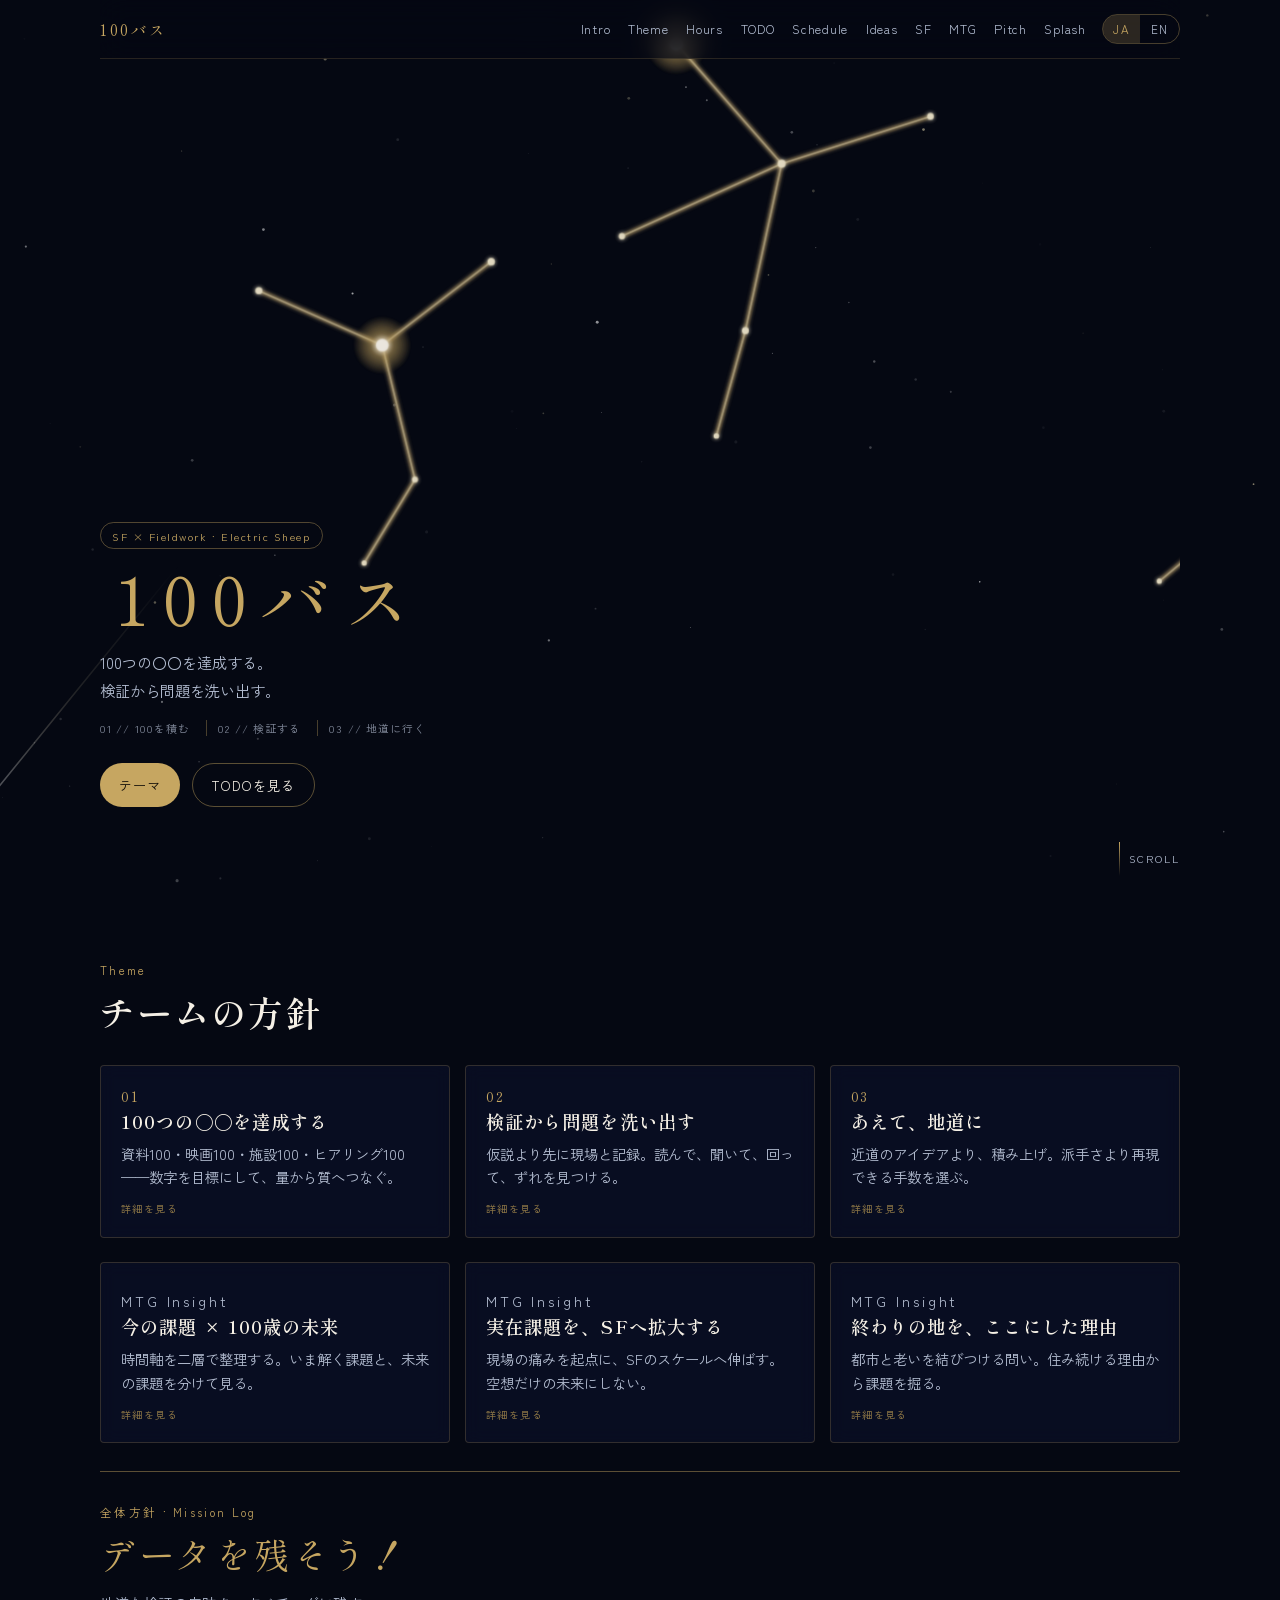
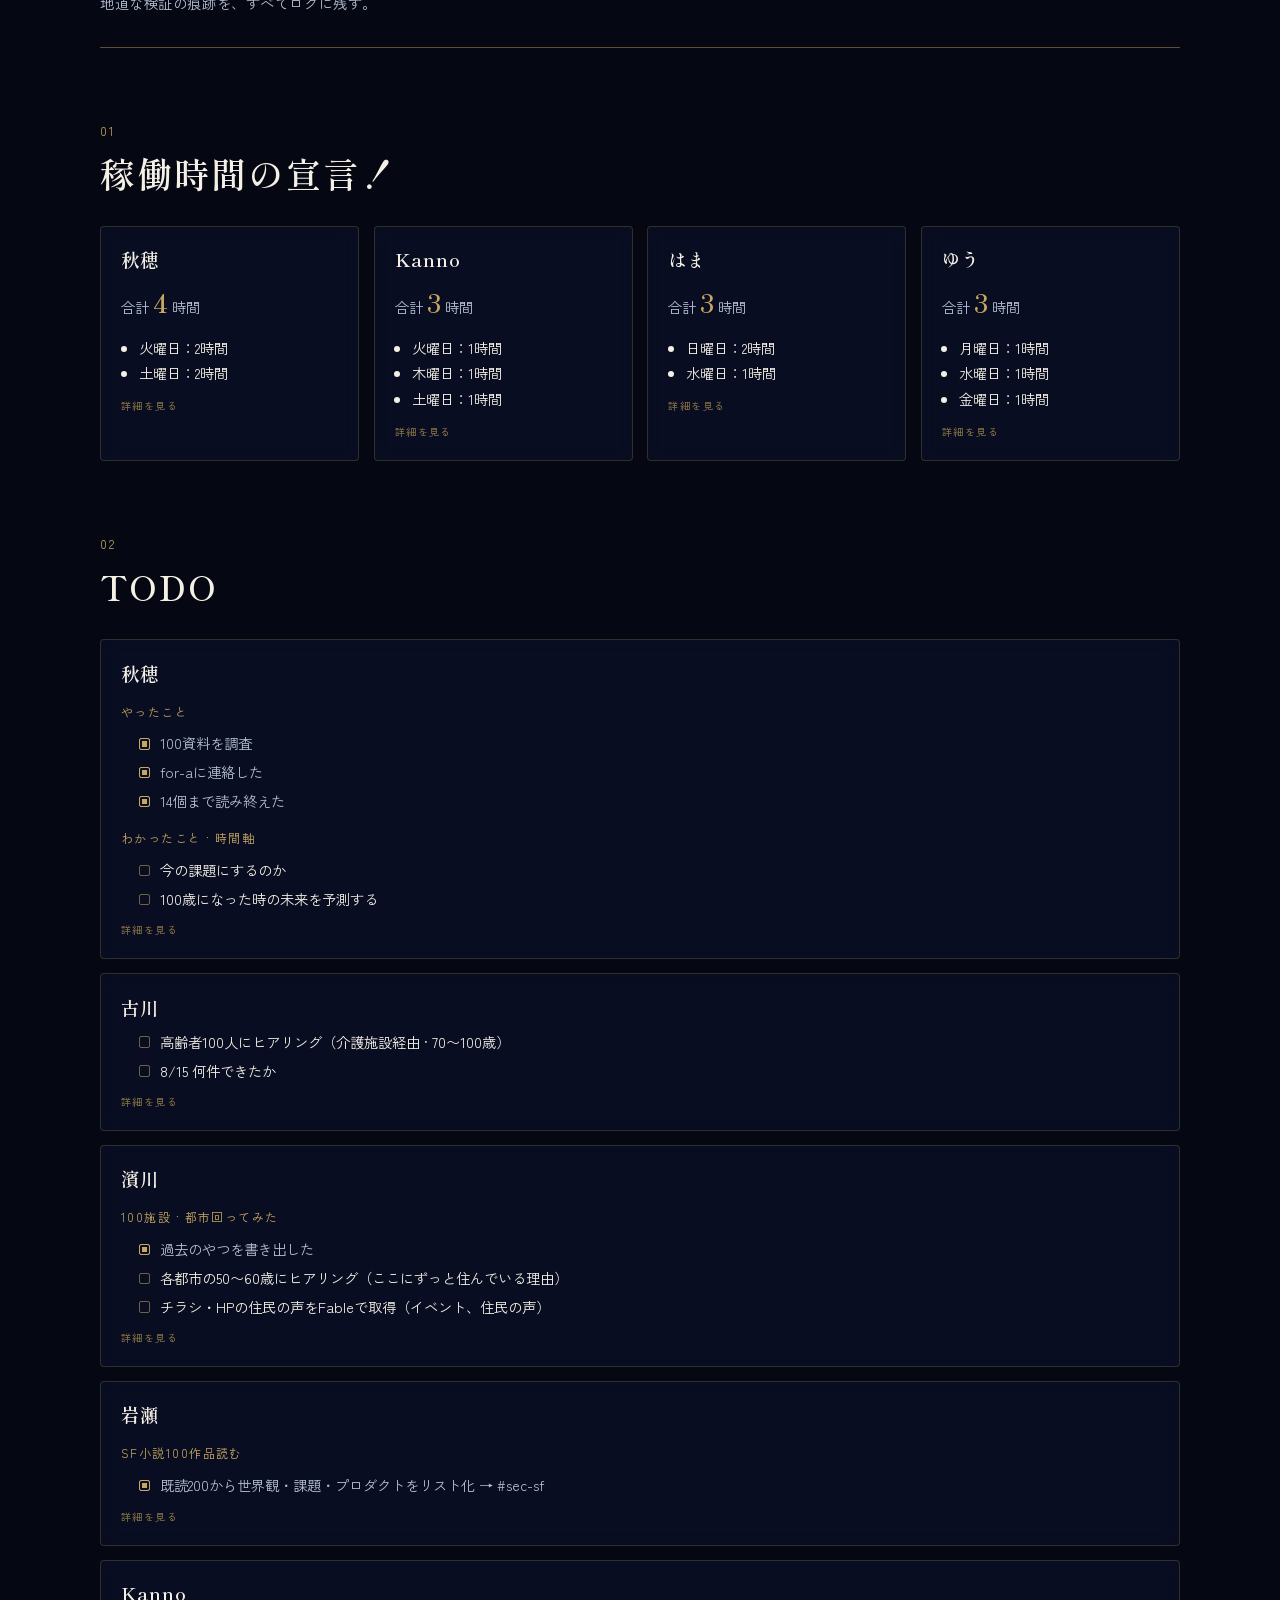
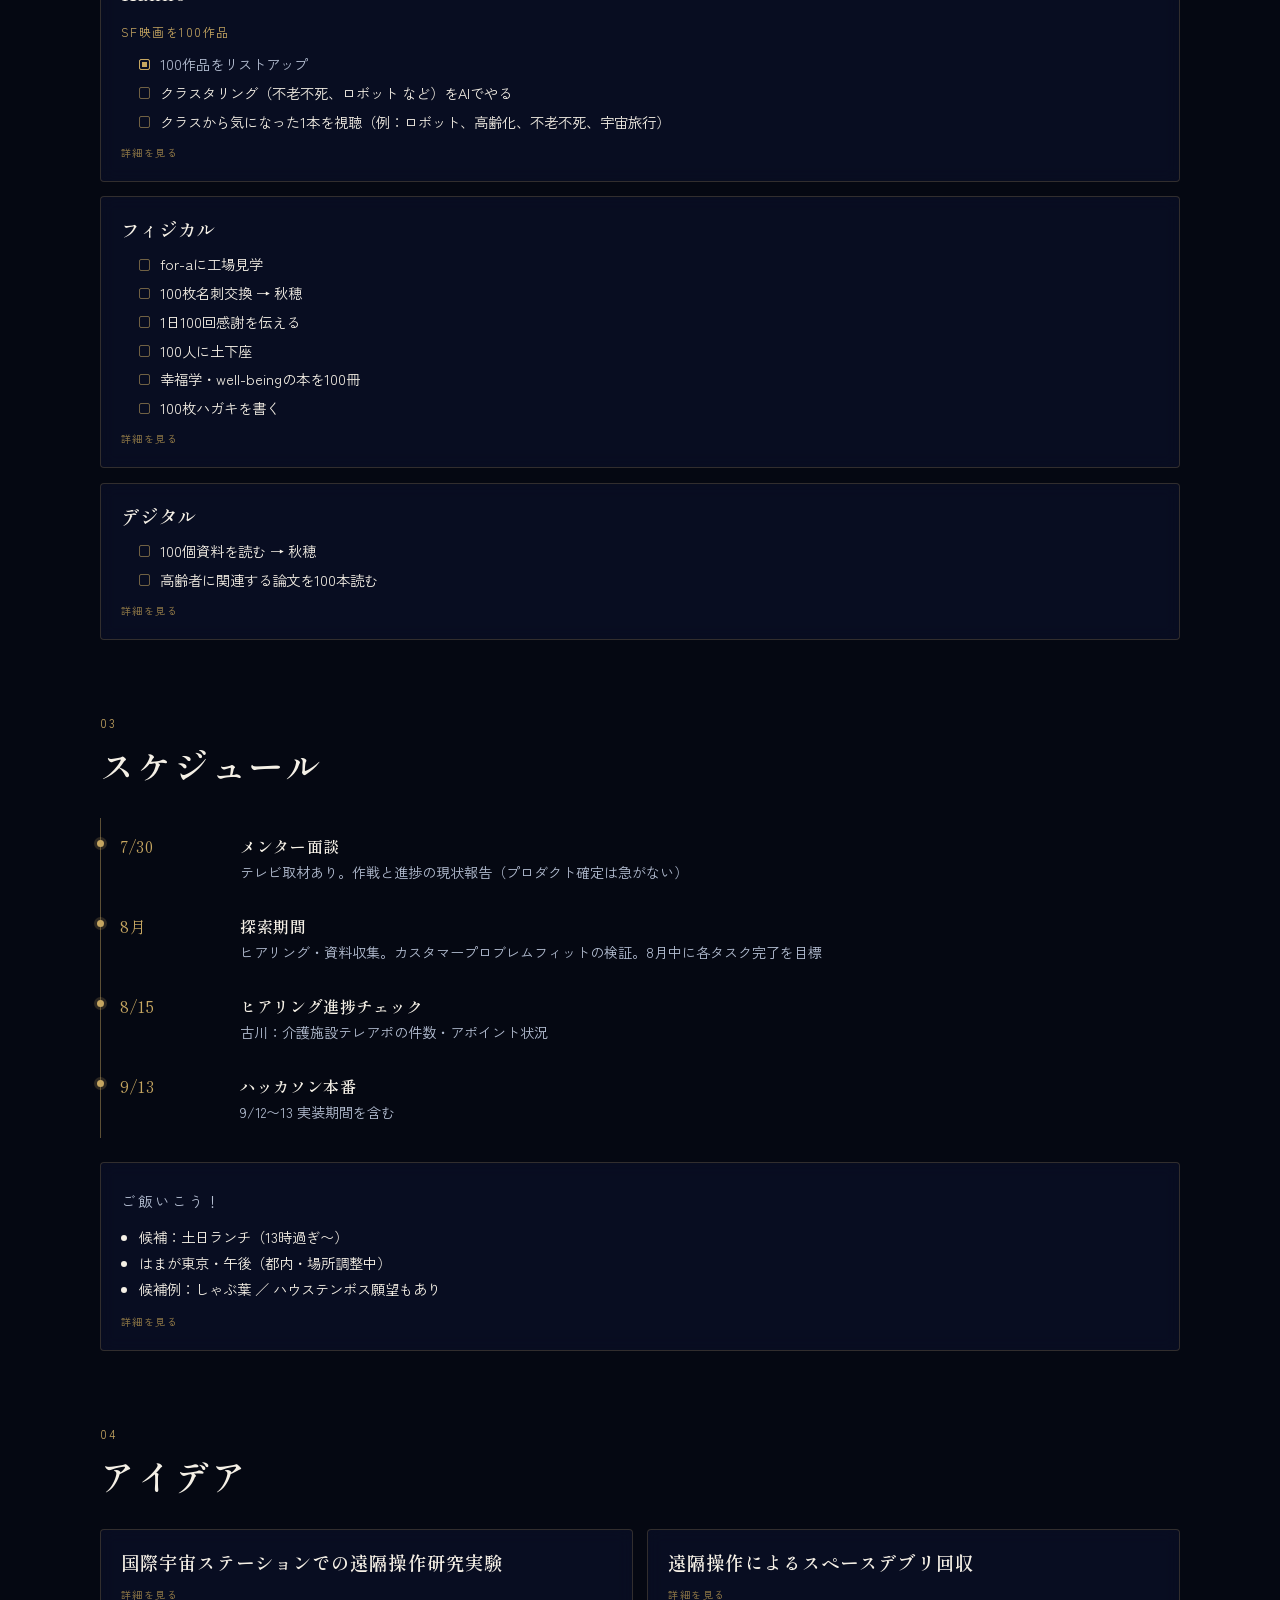
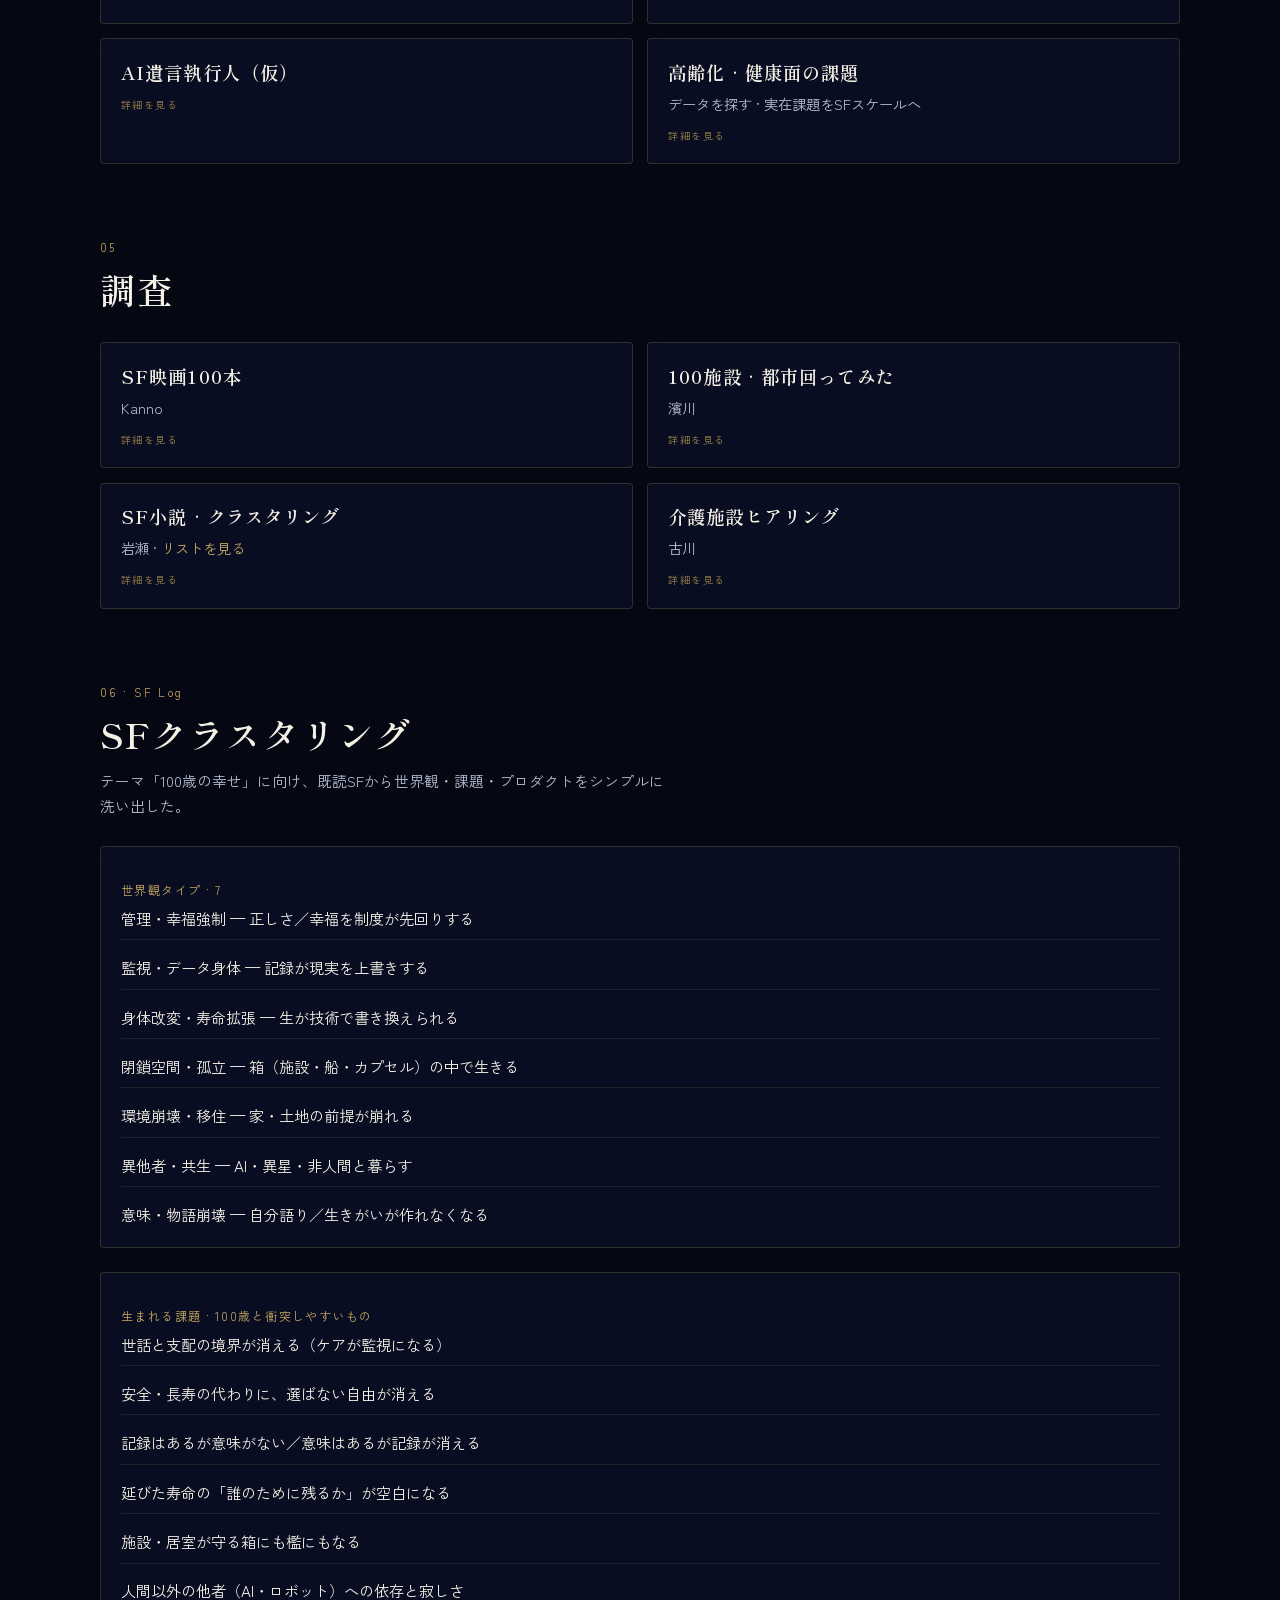
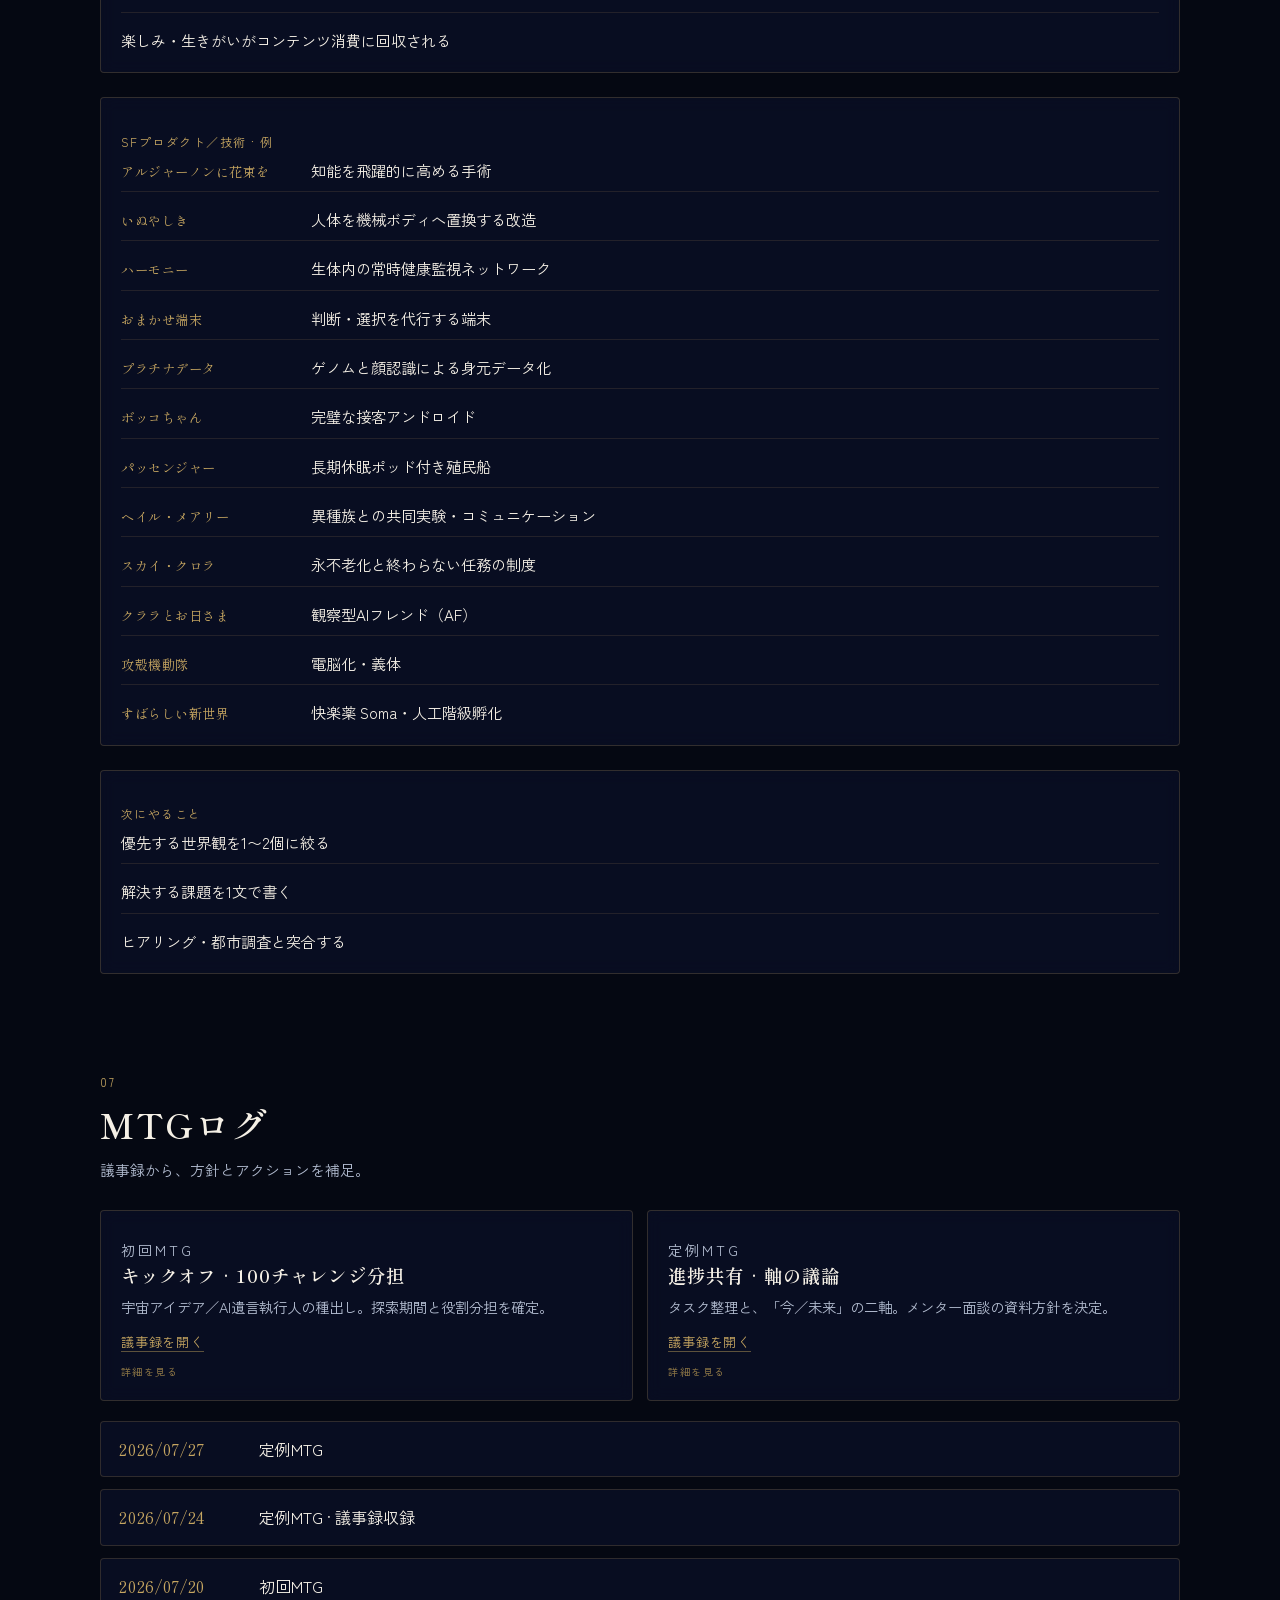
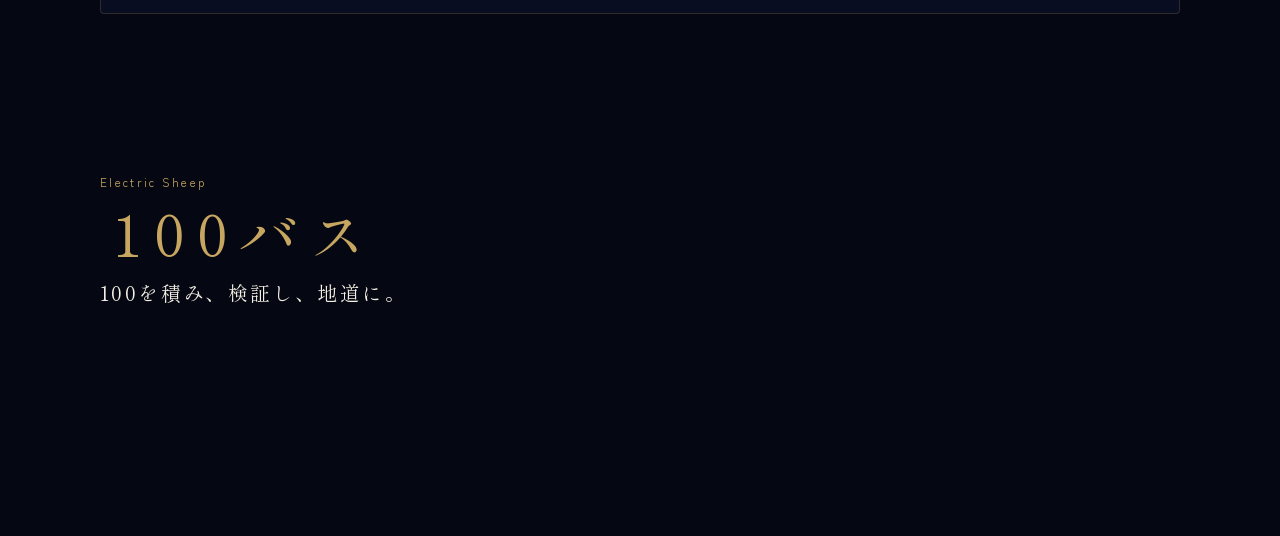
<file: index.html>
<!DOCTYPE html>
<html lang="ja" data-lang="ja">
  <head>
    <meta charset="utf-8" />
    <meta name="viewport" content="width=device-width, initial-scale=1, viewport-fit=cover" />
    <title>100バス — Electric Sheep</title>
    <meta name="robots" content="noindex, nofollow" />
    <meta
      name="description"
      content="エレクトリックシープ・ハッカソン チーム100バス"
    />
    <link rel="preconnect" href="https://fonts.googleapis.com" />
    <link rel="preconnect" href="https://fonts.gstatic.com" crossorigin />
    <link
      rel="preload"
      as="style"
      href="https://fonts.googleapis.com/css2?family=Shippori+Mincho:wght@500;600;700&family=Syne:wght@600;700;800&family=Zen+Kaku+Gothic+New:wght@400;500;700&display=block"
    />
    <link
      rel="stylesheet"
      href="https://fonts.googleapis.com/css2?family=Shippori+Mincho:wght@500;600;700&family=Syne:wght@600;700;800&family=Zen+Kaku+Gothic+New:wght@400;500;700&display=block"
    />
    <link rel="stylesheet" href="./styles.css" />
  </head>
  <body class="portfolio is-splash fonts-pending">
    <div id="splash" class="splash" role="presentation" aria-hidden="true">
      <div class="splash-sky" aria-hidden="true"></div>
      <canvas id="splashCanvas" class="splash-canvas" aria-hidden="true"></canvas>
      <p class="splash-title" id="splashTitle">SF Prototyping Hackathon</p>
      <button type="button" class="splash-skip" id="splashSkip">Skip</button>
    </div>

    <canvas id="stars" aria-hidden="true"></canvas>

    <div class="stage-shell">
      <div class="stage">
        <header class="site-header">
          <div class="header-inner">
            <p class="logo">100バス</p>
            <div class="header-tools">
              <nav class="site-nav" aria-label="Primary">
                <a href="#sec-hero">Intro</a>
                <a href="#sec-theme">Theme</a>
                <a href="#sec-hours">Hours</a>
                <a href="#sec-todo">TODO</a>
                <a href="#sec-schedule">Schedule</a>
                <a href="#sec-ideas">Ideas</a>
                <a href="#sec-sf">SF</a>
                <a href="#sec-mtg">MTG</a>
                <a href="./slides.html">Pitch</a>
                <a href="./splash.html">Splash</a>
              </nav>
              <div class="lang-switch" role="group" aria-label="Language">
                <button type="button" class="lang-btn is-active" data-lang-set="ja" aria-pressed="true">JA</button>
                <button type="button" class="lang-btn" data-lang-set="en" aria-pressed="false">EN</button>
              </div>
            </div>
          </div>
        </header>

        <section class="scene scene-hero" id="sec-hero">
          <div class="sky-deck" id="skyDeck" aria-hidden="true">
            <svg class="summer-sky" viewBox="0 0 1200 420" preserveAspectRatio="xMidYMid slice">
              <defs>
                <radialGradient id="starGlow" cx="50%" cy="50%" r="50%">
                  <stop offset="0%" stop-color="#fff8e7" stop-opacity="0.95" />
                  <stop offset="40%" stop-color="#c6a661" stop-opacity="0.4" />
                  <stop offset="100%" stop-color="#c6a661" stop-opacity="0" />
                </radialGradient>
                <filter id="softGlow" x="-50%" y="-50%" width="200%" height="200%">
                  <feGaussianBlur stdDeviation="1.2" result="b" />
                  <feMerge>
                    <feMergeNode in="b" />
                    <feMergeNode in="SourceGraphic" />
                  </feMerge>
                </filter>
              </defs>

              <!-- こと座 Lyra -->
              <g class="constellation c-lyra" data-drift="a" filter="url(#softGlow)">
                <g class="lines-glow">
                  <line x1="148" y1="78" x2="196" y2="118" />
                  <line x1="196" y1="118" x2="168" y2="168" />
                  <line x1="168" y1="168" x2="116" y2="138" />
                  <line x1="116" y1="138" x2="148" y2="78" />
                  <line x1="168" y1="168" x2="154" y2="218" />
                </g>
                <g class="lines-core">
                  <line x1="148" y1="78" x2="196" y2="118" />
                  <line x1="196" y1="118" x2="168" y2="168" />
                  <line x1="168" y1="168" x2="116" y2="138" />
                  <line x1="116" y1="138" x2="148" y2="78" />
                  <line x1="168" y1="168" x2="154" y2="218" />
                </g>
                <circle class="halo" cx="148" cy="78" r="18" fill="url(#starGlow)" />
                <circle class="star star-bright" cx="148" cy="78" r="3.8" />
                <circle class="star" cx="196" cy="118" r="1.9" />
                <circle class="star" cx="168" cy="168" r="1.7" />
                <circle class="star" cx="116" cy="138" r="1.8" />
                <circle class="star" cx="154" cy="218" r="1.5" />
              </g>

              <!-- はくちょう座 Cygnus -->
              <g class="constellation c-cygnus" data-drift="b" filter="url(#softGlow)">
                <g class="lines-glow">
                  <line x1="620" y1="52" x2="678" y2="118" />
                  <line x1="678" y1="118" x2="760" y2="92" />
                  <line x1="678" y1="118" x2="658" y2="210" />
                  <line x1="678" y1="118" x2="590" y2="158" />
                  <line x1="658" y1="210" x2="642" y2="268" />
                </g>
                <g class="lines-core">
                  <line x1="620" y1="52" x2="678" y2="118" />
                  <line x1="678" y1="118" x2="760" y2="92" />
                  <line x1="678" y1="118" x2="658" y2="210" />
                  <line x1="678" y1="118" x2="590" y2="158" />
                  <line x1="658" y1="210" x2="642" y2="268" />
                </g>
                <circle class="halo" cx="620" cy="52" r="17" fill="url(#starGlow)" />
                <circle class="star star-bright" cx="620" cy="52" r="3.6" />
                <circle class="star" cx="678" cy="118" r="2.2" />
                <circle class="star" cx="760" cy="92" r="1.8" />
                <circle class="star" cx="658" cy="210" r="1.9" />
                <circle class="star" cx="590" cy="158" r="1.7" />
                <circle class="star" cx="642" cy="268" r="1.5" />
              </g>

              <!-- わし座 Aquila -->
              <g class="constellation c-aquila" data-drift="c" filter="url(#softGlow)">
                <g class="lines-glow">
                  <line x1="390" y1="188" x2="458" y2="218" />
                  <line x1="458" y1="218" x2="518" y2="172" />
                  <line x1="458" y1="218" x2="476" y2="292" />
                  <line x1="476" y1="292" x2="448" y2="338" />
                </g>
                <g class="lines-core">
                  <line x1="390" y1="188" x2="458" y2="218" />
                  <line x1="458" y1="218" x2="518" y2="172" />
                  <line x1="458" y1="218" x2="476" y2="292" />
                  <line x1="476" y1="292" x2="448" y2="338" />
                </g>
                <circle class="halo" cx="458" cy="218" r="16" fill="url(#starGlow)" />
                <circle class="star" cx="390" cy="188" r="1.9" />
                <circle class="star star-bright" cx="458" cy="218" r="3.5" />
                <circle class="star" cx="518" cy="172" r="2" />
                <circle class="star" cx="476" cy="292" r="1.6" />
                <circle class="star" cx="448" cy="338" r="1.4" />
              </g>

              <!-- さそり座 Scorpius -->
              <g class="constellation c-scorpius" data-drift="e" filter="url(#softGlow)">
                <g class="lines-glow">
                  <path d="M980 88 L1024 72 M980 88 L1012 48 M980 88 L1038 118 L1082 158 L1070 214 L1022 258 L968 286 L922 318 L886 348" />
                </g>
                <g class="lines-core">
                  <path d="M980 88 L1024 72 M980 88 L1012 48 M980 88 L1038 118 L1082 158 L1070 214 L1022 258 L968 286 L922 318 L886 348" />
                </g>
                <circle class="halo" cx="1082" cy="158" r="15" fill="url(#starGlow)" />
                <circle class="star" cx="1012" cy="48" r="1.5" />
                <circle class="star" cx="1024" cy="72" r="1.5" />
                <circle class="star" cx="980" cy="88" r="2" />
                <circle class="star" cx="1038" cy="118" r="1.7" />
                <circle class="star star-bright" cx="1082" cy="158" r="3.4" />
                <circle class="star" cx="1070" cy="214" r="1.8" />
                <circle class="star" cx="1022" cy="258" r="1.6" />
                <circle class="star" cx="968" cy="286" r="1.5" />
                <circle class="star" cx="922" cy="318" r="1.5" />
                <circle class="star" cx="886" cy="348" r="1.4" />
              </g>
            </svg>
          </div>

          <div class="hero-copy">
            <p class="sf-chip" data-i18n="hero.chip">SF × Fieldwork · Electric Sheep</p>
            <p class="logo-hero">100バス</p>
            <p class="hero-lead" data-i18n-html="hero.lead">
              100つの〇〇を達成する。<br />
              検証から問題を洗い出す。
            </p>
            <p class="sf-meta">
              <span data-i18n="hero.m1">01 // 100を積む</span>
              <span data-i18n="hero.m2">02 // 検証する</span>
              <span data-i18n="hero.m3">03 // 地道に行く</span>
            </p>
            <div class="hero-cta">
              <a class="btn btn-primary" href="#sec-theme" data-i18n="hero.cta1">テーマ</a>
              <a class="btn btn-ghost" href="#sec-todo" data-i18n="hero.cta2">TODOを見る</a>
            </div>
          </div>
          <div class="scroll-cue"><span></span>SCROLL</div>
        </section>

        <section class="scene" id="sec-theme">
          <div class="scene-head">
            <p class="eyebrow">Theme</p>
            <h2 data-i18n="theme.h2">チームの方針</h2>
          </div>
          <div class="theme-grid">
            <article
              class="panel theme-card"
              data-reveal
              data-detail="MTG補足：100人をやりきることが最重要、という合意。古川は介護施設テレアポに専念。件数より「100人規模」をやり切る。"
            >
              <p class="theme-num">01</p>
              <h3 data-i18n="theme.1.t">100つの〇〇を達成する</h3>
              <p data-i18n="theme.1.p">
                資料100・映画100・施設100・ヒアリング100——数字を目標にして、量から質へつなぐ。
              </p>
            </article>
            <article
              class="panel theme-card"
              data-reveal
              data-detail="MTG補足：8月は探索期間。カスタマープロブレムフィットの検証を行う。仮説より先に、現場と記録。"
            >
              <p class="theme-num">02</p>
              <h3 data-i18n="theme.2.t">検証から問題を洗い出す</h3>
              <p data-i18n="theme.2.p">
                仮説より先に現場と記録。読んで、聞いて、回って、ずれを見つける。
              </p>
            </article>
            <article
              class="panel theme-card"
              data-reveal
              data-detail="MTG補足：メンター面談では作戦とスケジュールの説明に留め、アイデア決定を急がない。地道な進捗を見せるスタンス。"
            >
              <p class="theme-num">03</p>
              <h3 data-i18n="theme.3.t">あえて、地道に</h3>
              <p data-i18n="theme.3.p">
                近道のアイデアより、積み上げ。派手さより再現できる手数を選ぶ。
              </p>
            </article>
          </div>

          <div class="insight-grid">
            <article
              class="panel insight"
              data-reveal
              data-detail="定例MTGより：今の時間軸の課題と、100歳になった未来の課題。SF審査では未来想像が評価されやすい一方、今の健康課題起点もありうる。"
            >
              <p class="eyebrow" data-i18n="insight.axis">MTG Insight</p>
              <h3 data-i18n="insight.1.t">今の課題 × 100歳の未来</h3>
              <p data-i18n="insight.1.p">時間軸を二層で整理する。いま解く課題と、未来の課題を分けて見る。</p>
            </article>
            <article
              class="panel insight"
              data-reveal
              data-detail="Kanno提案・合意：実際にある課題を、SF感のある形に拡大する。過去データから病気確率の上昇などを示し、100歳時点の予測につなぐ案も議論。"
            >
              <p class="eyebrow" data-i18n="insight.axis">MTG Insight</p>
              <h3 data-i18n="insight.2.t">実在課題を、SFへ拡大する</h3>
              <p data-i18n="insight.2.p">現場の痛みを起点に、SFのスケールへ伸ばす。空想だけの未来にしない。</p>
            </article>
            <article
              class="panel insight"
              data-reveal
              data-detail="はまかわの都市調査と高齢者テーマの紐付けとして、「終わりの地をここにした理由」「なぜ住み続けるか」を聞く。介護施設（70–100）と一般高齢（55–60）を分けてアプローチ。"
            >
              <p class="eyebrow" data-i18n="insight.axis">MTG Insight</p>
              <h3 data-i18n="insight.3.t">終わりの地を、ここにした理由</h3>
              <p data-i18n="insight.3.p">都市と老いを結びつける問い。住み続ける理由から課題を掘る。</p>
            </article>
          </div>

          <div class="policy-band" data-reveal>
            <p class="eyebrow" data-i18n="policy.eyebrow">全体方針 · Mission Log</p>
            <p class="policy-line" data-i18n="policy.line">データを残そう！</p>
            <p class="policy-sf" data-i18n="policy.sf">地道な検証の痕跡を、すべてログに残す。</p>
          </div>
        </section>

        <section class="scene" id="sec-hours">
          <div class="scene-head">
            <p class="eyebrow">01</p>
            <h2 data-i18n="hours.h2">稼働時間の宣言！</h2>
          </div>
          <div class="hours-grid">
            <article class="panel" data-reveal>
              <h3>秋穂</h3>
              <p class="total" data-i18n-html="hours.total4">合計 <strong>4</strong> 時間</p>
              <ul>
                <li data-i18n="hours.tue2">火曜日：2時間</li>
                <li data-i18n="hours.sat2">土曜日：2時間</li>
              </ul>
            </article>
            <article class="panel" data-reveal>
              <h3>Kanno</h3>
              <p class="total" data-i18n-html="hours.total3">合計 <strong>3</strong> 時間</p>
              <ul>
                <li data-i18n="hours.tue1">火曜日：1時間</li>
                <li data-i18n="hours.thu1">木曜日：1時間</li>
                <li data-i18n="hours.sat1">土曜日：1時間</li>
              </ul>
            </article>
            <article class="panel" data-reveal>
              <h3>はま</h3>
              <p class="total" data-i18n-html="hours.total3">合計 <strong>3</strong> 時間</p>
              <ul>
                <li data-i18n="hours.sun2">日曜日：2時間</li>
                <li data-i18n="hours.wed1">水曜日：1時間</li>
              </ul>
            </article>
            <article class="panel" data-reveal>
              <h3>ゆう</h3>
              <p class="total" data-i18n-html="hours.total3">合計 <strong>3</strong> 時間</p>
              <ul>
                <li data-i18n="hours.mon1">月曜日：1時間</li>
                <li data-i18n="hours.wed1">水曜日：1時間</li>
                <li data-i18n="hours.fri1">金曜日：1時間</li>
              </ul>
            </article>
          </div>
        </section>

        <section class="scene" id="sec-todo">
          <div class="scene-head">
            <p class="eyebrow">02</p>
            <h2>TODO</h2>
          </div>
          <div class="todo-stack">
            <article class="panel todo" data-reveal>
              <h3>秋穂</h3>
              <p class="todo-label" data-i18n="todo.done">やったこと</p>
              <ul class="checks">
                <li class="done" data-i18n="todo.a1">100資料を調査</li>
                <li class="done" data-i18n="todo.a2">for-aに連絡した</li>
                <li class="done" data-i18n="todo.a3">14個まで読み終えた</li>
              </ul>
              <p class="todo-label" data-i18n="todo.learned">わかったこと · 時間軸</p>
              <ul class="checks">
                <li data-i18n="todo.a4">今の課題にするのか</li>
                <li data-i18n="todo.a5">100歳になった時の未来を予測する</li>
              </ul>
            </article>
            <article class="panel todo" data-reveal>
              <h3>古川</h3>
              <ul class="checks">
                <li data-i18n="todo.f1">高齢者100人にヒアリング（介護施設経由 · 70〜100歳）</li>
                <li data-i18n="todo.f2">8/15 何件できたか</li>
              </ul>
            </article>
            <article class="panel todo" data-reveal>
              <h3>濱川</h3>
              <p class="todo-label" data-i18n="todo.h.label">100施設 · 都市回ってみた</p>
              <ul class="checks">
                <li class="done" data-i18n="todo.h1">過去のやつを書き出した</li>
                <li data-i18n="todo.h2">各都市の50〜60歳にヒアリング（ここにずっと住んでいる理由）</li>
                <li data-i18n="todo.h3">チラシ・HPの住民の声をFableで取得（イベント、住民の声）</li>
              </ul>
            </article>
            <article class="panel todo" data-reveal>
              <h3>岩瀬</h3>
              <p class="todo-label" data-i18n="todo.i.label">SF小説100作品読む</p>
              <ul class="checks">
                <li class="done" data-i18n="todo.i1">既読200から世界観・課題・プロダクトをリスト化 → #sec-sf</li>
              </ul>
            </article>
            <article class="panel todo" data-reveal>
              <h3>Kanno</h3>
              <p class="todo-label" data-i18n="todo.k.label">SF映画を100作品</p>
              <ul class="checks">
                <li class="done" data-i18n="todo.k1">100作品をリストアップ</li>
                <li data-i18n="todo.k2">クラスタリング（不老不死、ロボット など）をAIでやる</li>
                <li data-i18n="todo.k3">クラスから気になった1本を視聴（例：ロボット、高齢化、不老不死、宇宙旅行）</li>
              </ul>
            </article>
            <article class="panel todo" data-reveal>
              <h3 data-i18n="todo.phys">フィジカル</h3>
              <ul class="checks">
                <li data-i18n="todo.p1">for-aに工場見学</li>
                <li data-i18n="todo.p2">100枚名刺交換 → 秋穂</li>
                <li data-i18n="todo.p3">1日100回感謝を伝える</li>
                <li data-i18n="todo.p4">100人に土下座</li>
                <li data-i18n="todo.p5">幸福学・well-beingの本を100冊</li>
                <li data-i18n="todo.p6">100枚ハガキを書く</li>
              </ul>
            </article>
            <article class="panel todo" data-reveal>
              <h3 data-i18n="todo.dig">デジタル</h3>
              <ul class="checks">
                <li data-i18n="todo.d1">100個資料を読む → 秋穂</li>
                <li data-i18n="todo.d2">高齢者に関連する論文を100本読む</li>
              </ul>
            </article>
          </div>
        </section>

        <section class="scene" id="sec-schedule">
          <div class="scene-head">
            <p class="eyebrow">03</p>
            <h2 data-i18n="sched.h2">スケジュール</h2>
          </div>
          <ol class="timeline">
            <li data-reveal>
              <span class="t-date">7/30</span>
              <div>
                <strong data-i18n="sched.1">メンター面談</strong>
                <p data-i18n="sched.1p">テレビ取材あり。作戦と進捗の現状報告（プロダクト確定は急がない）</p>
              </div>
            </li>
            <li data-reveal>
              <span class="t-date" data-i18n="sched.aug">8月</span>
              <div>
                <strong data-i18n="sched.2">探索期間</strong>
                <p data-i18n="sched.2p">ヒアリング・資料収集。カスタマープロブレムフィットの検証。8月中に各タスク完了を目標</p>
              </div>
            </li>
            <li data-reveal>
              <span class="t-date">8/15</span>
              <div>
                <strong data-i18n="sched.815">ヒアリング進捗チェック</strong>
                <p data-i18n="sched.815p">古川：介護施設テレアポの件数・アポイント状況</p>
              </div>
            </li>
            <li data-reveal>
              <span class="t-date">9/13</span>
              <div>
                <strong data-i18n="sched.3">ハッカソン本番</strong>
                <p data-i18n="sched.3p">9/12〜13 実装期間を含む</p>
              </div>
            </li>
          </ol>
          <div
            class="panel dinner"
            data-reveal
            data-detail="定例MTGより：はまかわ（福岡）・秋穂（新宿）参加可。ランチ想定（13時過ぎ〜）。候補にしゃぶ葉。詳細はDiscordで調整。ハウステンボス願望もあり。"
          >
            <p class="eyebrow" data-i18n="dinner.title">ご飯いこう！</p>
            <ul>
              <li data-i18n="dinner.1">候補：土日ランチ（13時過ぎ〜）</li>
              <li data-i18n="dinner.2">はまが東京・午後（都内・場所調整中）</li>
              <li data-i18n="dinner.3">候補例：しゃぶ葉 ／ ハウステンボス願望もあり</li>
            </ul>
          </div>
        </section>

        <section class="scene" id="sec-ideas">
          <div class="scene-head">
            <p class="eyebrow">04</p>
            <h2 data-i18n="ideas.h2">アイデア</h2>
          </div>
          <div class="idea-grid">
            <article
              class="panel"
              data-reveal
              data-detail="初回MTG：岩瀬が提案。AI壁打ち段階の種。"
            >
              <h3 data-i18n="ideas.1">国際宇宙ステーションでの遠隔操作研究実験</h3>
            </article>
            <article
              class="panel"
              data-reveal
              data-detail="初回MTG：岩瀬が提案した宇宙関連アイデアの一つ。"
            >
              <h3 data-i18n="ideas.2">遠隔操作によるスペースデブリ回収</h3>
            </article>
            <article
              class="panel"
              data-reveal
              data-detail="初回MTG：岩瀬提案。老い・意思・デジタルの交差点として種出し。"
            >
              <h3 data-i18n="ideas.3">AI遺言執行人（仮）</h3>
            </article>
            <article
              class="panel"
              data-reveal
              data-detail="定例MTG：不老不死・ベンジャミン・バトン・アルジャーノンなどが例。実際の課題をSFへ拡大する方針と接続。"
            >
              <h3 data-i18n="ideas.4">高齢化 · 健康面の課題</h3>
              <p data-i18n="ideas.4p">データを探す · 実在課題をSFスケールへ</p>
            </article>
          </div>
        </section>

        <section class="scene" id="sec-research">
          <div class="scene-head">
            <p class="eyebrow">05</p>
            <h2 data-i18n="research.h2">調査</h2>
          </div>
          <div class="research-row">
            <article
              class="panel"
              data-reveal
              data-detail="初回で古川担当案→定例ではKannoが映画クラスタリング。高齢者テーマ関連を10本程度ピックアップして視聴。"
            >
              <h3 data-i18n="research.1">SF映画100本</h3>
              <p>Kanno</p>
            </article>
            <article
              class="panel"
              data-reveal
              data-detail="はまかわ：100施設・100都市の記録済み。次は都市の良い場所＋ケア施設情報・住民の声をAI並列収集。高齢者インタビュー（公園・道端／施設）で「住み続ける理由」を聞く。"
            >
              <h3 data-i18n="research.2">100施設 · 都市回ってみた</h3>
              <p>濱川</p>
            </article>
            <article
              class="panel panel-open"
              data-reveal
              data-detail="岩瀬：既読200作品＋追補から世界観7タイプ・横断課題・SFプロダクトをリスト化。詳細は #sec-sf。"
            >
              <h3 data-i18n="research.3">SF小説 · クラスタリング</h3>
              <p>岩瀬 · <a href="#sec-sf" data-i18n="research.3a">リストを見る</a></p>
            </article>
            <article
              class="panel"
              data-reveal
              data-detail="古川：介護施設テレアポ。8/15マイルストーン。1週目アポ調整、2–3週目実施。目標は100人規模。秋穂の介護系AIインターン縁も活用。"
            >
              <h3 data-i18n="research.4">介護施設ヒアリング</h3>
              <p>古川</p>
            </article>
          </div>
        </section>

        <section class="scene" id="sec-sf">
          <div class="scene-head">
            <p class="eyebrow">06 · SF Log</p>
            <h2 data-i18n="sf.h2">SFクラスタリング</h2>
            <p class="scene-lead" data-i18n="sf.lead">
              テーマ「100歳の幸せ」に向け、既読SFから世界観・課題・プロダクトをシンプルに洗い出した。
            </p>
          </div>

          <div class="sf-block" data-reveal>
            <p class="todo-label" data-i18n="sf.world.label">世界観タイプ · 7</p>
            <ul class="sf-list">
              <li data-i18n="sf.w1">管理・幸福強制 — 正しさ／幸福を制度が先回りする</li>
              <li data-i18n="sf.w2">監視・データ身体 — 記録が現実を上書きする</li>
              <li data-i18n="sf.w3">身体改変・寿命拡張 — 生が技術で書き換えられる</li>
              <li data-i18n="sf.w4">閉鎖空間・孤立 — 箱（施設・船・カプセル）の中で生きる</li>
              <li data-i18n="sf.w5">環境崩壊・移住 — 家・土地の前提が崩れる</li>
              <li data-i18n="sf.w6">異他者・共生 — AI・異星・非人間と暮らす</li>
              <li data-i18n="sf.w7">意味・物語崩壊 — 自分語り／生きがいが作れなくなる</li>
            </ul>
          </div>

          <div class="sf-block" data-reveal>
            <p class="todo-label" data-i18n="sf.issue.label">生まれる課題 · 100歳と衝突しやすいもの</p>
            <ul class="sf-list">
              <li data-i18n="sf.i1">世話と支配の境界が消える（ケアが監視になる）</li>
              <li data-i18n="sf.i2">安全・長寿の代わりに、選ばない自由が消える</li>
              <li data-i18n="sf.i3">記録はあるが意味がない／意味はあるが記録が消える</li>
              <li data-i18n="sf.i4">延びた寿命の「誰のために残るか」が空白になる</li>
              <li data-i18n="sf.i5">施設・居室が守る箱にも檻にもなる</li>
              <li data-i18n="sf.i6">人間以外の他者（AI・ロボット）への依存と寂しさ</li>
              <li data-i18n="sf.i7">楽しみ・生きがいがコンテンツ消費に回収される</li>
            </ul>
          </div>

          <div class="sf-block" data-reveal>
            <p class="todo-label" data-i18n="sf.prod.label">SFプロダクト／技術 · 例</p>
            <ul class="sf-list sf-list-prod">
              <li><span class="sf-from">アルジャーノンに花束を</span>知能を飛躍的に高める手術</li>
              <li><span class="sf-from">いぬやしき</span>人体を機械ボディへ置換する改造</li>
              <li><span class="sf-from">ハーモニー</span>生体内の常時健康監視ネットワーク</li>
              <li><span class="sf-from">おまかせ端末</span>判断・選択を代行する端末</li>
              <li><span class="sf-from">プラチナデータ</span>ゲノムと顔認識による身元データ化</li>
              <li><span class="sf-from">ボッコちゃん</span>完璧な接客アンドロイド</li>
              <li><span class="sf-from">パッセンジャー</span>長期休眠ポッド付き殖民船</li>
              <li><span class="sf-from">ヘイル・メアリー</span>異種族との共同実験・コミュニケーション</li>
              <li><span class="sf-from">スカイ・クロラ</span>永不老化と終わらない任務の制度</li>
              <li><span class="sf-from">クララとお日さま</span>観察型AIフレンド（AF）</li>
              <li><span class="sf-from">攻殻機動隊</span>電脳化・義体</li>
              <li><span class="sf-from">すばらしい新世界</span>快楽薬 Soma・人工階級孵化</li>
            </ul>
          </div>

          <div class="sf-block" data-reveal>
            <p class="todo-label" data-i18n="sf.next.label">次にやること</p>
            <ul class="sf-list">
              <li data-i18n="sf.n1">優先する世界観を1〜2個に絞る</li>
              <li data-i18n="sf.n2">解決する課題を1文で書く</li>
              <li data-i18n="sf.n3">ヒアリング・都市調査と突合する</li>
            </ul>
          </div>
        </section>

        <section class="scene" id="sec-mtg">
          <div class="scene-head">
            <p class="eyebrow">07</p>
            <h2 data-i18n="mtg.h2">MTGログ</h2>
            <p class="scene-lead" data-i18n="mtg.lead">議事録から、方針とアクションを補足。</p>
          </div>

          <div class="mtg-cards">
            <article
              class="panel mtg-card"
              data-reveal
              data-kicker="初回MTG"
              data-detail="白紙から開始。100個チャレンジの分担を決定。8月=探索、9月頭から実装。高齢者ヒアリングは60歳以上に拡大し複数人で分担。定期MTGは月・金 8:00〜25分。Notionで共有。"
            >
              <p class="eyebrow">初回MTG</p>
              <h3 data-i18n="mtg.first.t">キックオフ · 100チャレンジ分担</h3>
              <p data-i18n="mtg.first.p">
                宇宙アイデア／AI遺言執行人の種出し。探索期間と役割分担を確定。
              </p>
              <a
                class="link"
                href="https://app.notta.ai/share/64281f12-122d-47b0-a526-ea23d0e38b49?lang=ja-JP&t=b8f188a65871cac73df399456fa7b866"
                target="_blank"
                rel="noopener noreferrer"
                data-i18n="mtg.open"
                >議事録を開く</a
              >
            </article>

            <article
              class="panel mtg-card"
              data-reveal
              data-kicker="定例MTG"
              data-detail="参加者：秋穂・古川・はまかわ・岩瀬・Kanno。古川=介護テレアポ100人（8/15）。はまかわ=都市×高齢者インタビュー＋住民の声。岩瀬=SFクラスタリング＋101日デザインメソッド。Kanno=映画クラスタリング。7/30メンター面談は現状報告。軸＝今の課題×100歳の未来／実在課題のSF拡大。"
            >
              <p class="eyebrow">定例MTG</p>
              <h3 data-i18n="mtg.reg.t">進捗共有 · 軸の議論</h3>
              <p data-i18n="mtg.reg.p">
                タスク整理と、「今／未来」の二軸。メンター面談の資料方針を決定。
              </p>
              <a
                class="link"
                href="https://app.notta.ai/share/5c39d41c-5790-477b-b4e4-84e3df398c43?lang=ja-JP&t=3cd2aa617d2cb39f7dbbc23aa760dac5"
                target="_blank"
                rel="noopener noreferrer"
                data-i18n="mtg.open"
                >議事録を開く</a
              >
            </article>
          </div>

          <ul class="mtg-list">
            <li data-reveal>
              <time>2026/07/27</time>
              <span data-i18n="mtg.1">定例MTG</span>
            </li>
            <li data-reveal>
              <time>2026/07/24</time>
              <span data-i18n="mtg.2">定例MTG · 議事録収録</span>
            </li>
            <li data-reveal>
              <time>2026/07/20</time>
              <span data-i18n="mtg.0">初回MTG</span>
            </li>
          </ul>
        </section>

        <section class="scene scene-close" id="sec-close">
          <p class="eyebrow">Electric Sheep</p>
          <p class="close-brand">100バス</p>
          <p class="close-lead" data-i18n="close.lead">100を積み、検証し、地道に。</p>
        </section>
      </div>
    </div>

    <div id="panelModal" class="panel-modal" hidden>
      <div class="panel-modal-backdrop" data-close></div>
      <div class="panel-modal-dialog" role="dialog" aria-modal="true" aria-labelledby="panelModalTitle">
        <button type="button" class="panel-modal-close" data-close aria-label="Close">×</button>
        <p class="panel-modal-kicker" id="panelModalKicker"></p>
        <h3 id="panelModalTitle"></h3>
        <p class="panel-modal-body" id="panelModalBody"></p>
      </div>
    </div>

    <script src="./app.js"></script>
  </body>
</html>
</file>
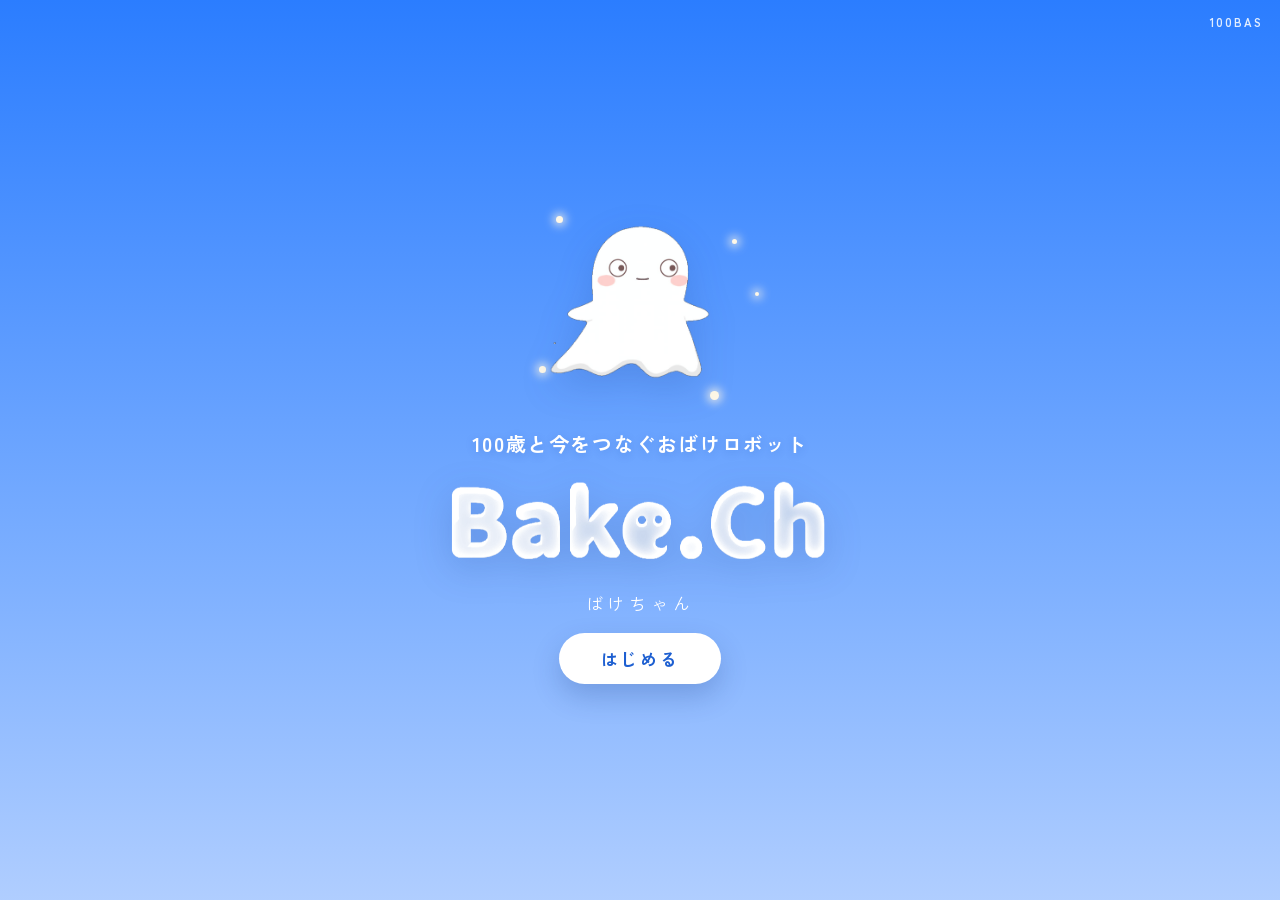
<file: slides.html>
<!DOCTYPE html>
<html lang="ja">
  <head>
    <meta charset="utf-8" />
    <meta name="viewport" content="width=device-width, initial-scale=1" />
    <title>Bake.Ch — ばけちゃん</title>
    <meta name="robots" content="noindex, nofollow" />
    <meta name="description" content="100歳と今をつなぐおばけロボット ばけちゃん。" />
    <link rel="preconnect" href="https://fonts.googleapis.com" />
    <link rel="preconnect" href="https://fonts.gstatic.com" crossorigin />
    <link
      href="https://fonts.googleapis.com/css2?family=Zen+Kaku+Gothic+New:wght@500;700&display=swap"
      rel="stylesheet"
    />
    <link rel="stylesheet" href="./slides.css?v=illu5" />
  </head>
  <body class="tutor is-welcome">
    <svg class="illu-sprite" xmlns="http://www.w3.org/2000/svg" aria-hidden="true" focusable="false">
      <symbol id="i-companion" viewBox="0 0 96 96">
        <g fill="none" stroke="currentColor" stroke-width="1.7" stroke-linecap="round" stroke-linejoin="round">
          <circle cx="30" cy="26" r="8" />
          <path d="M18 76c1-16 5.5-26 12-26s11 10 12 26" />
          <path d="M64 28c8.5 0 14.5 7.5 14.5 17.5V70c0 0-3.2-2.8-6.6-2.8s-5 3.6-6.9 3.6-4.2-3.6-7-3.6S52 70 52 70V45.5C52 35.5 55.5 28 64 28z" />
          <circle cx="60.2" cy="46" r="1.5" fill="currentColor" stroke="none" />
          <circle cx="67.8" cy="46" r="1.5" fill="currentColor" stroke="none" />
          <path d="M42 52h8" />
        </g>
      </symbol>
      <symbol id="i-horizon" viewBox="0 0 120 72">
        <g fill="none" stroke="currentColor" stroke-width="1.6" stroke-linecap="round" stroke-linejoin="round">
          <path d="M8 48h104" />
          <circle cx="92" cy="22" r="8" />
          <path d="M18 48c8-10 16-16 24-16s14 8 22 16" />
          <path d="M12 62c10-8 22-12 36-12 16 0 30 6 42 14" />
        </g>
      </symbol>
      <symbol id="i-far" viewBox="0 0 72 72">
        <g fill="none" stroke="currentColor" stroke-width="1.7" stroke-linecap="round" stroke-linejoin="round">
          <path d="M8 54h56" />
          <circle cx="52" cy="22" r="7" />
          <path d="M16 54c6-14 12-22 20-22 6 0 10 8 16 22" />
          <circle cx="18" cy="54" r="2.2" />
        </g>
      </symbol>
      <symbol id="i-choices" viewBox="0 0 72 72">
        <g fill="none" stroke="currentColor" stroke-width="1.7" stroke-linecap="round" stroke-linejoin="round">
          <circle cx="16" cy="36" r="7" />
          <circle cx="36" cy="20" r="7" />
          <circle cx="56" cy="42" r="7" />
          <path d="M22 32l7-6" />
          <path d="M43 26l6 8" stroke-dasharray="2.2 3.2" />
        </g>
      </symbol>
      <symbol id="i-beside" viewBox="0 0 120 72">
        <g fill="none" stroke="currentColor" stroke-width="1.6" stroke-linecap="round" stroke-linejoin="round">
          <circle cx="42" cy="24" r="7" />
          <path d="M30 62c1-14 5-22 12-22s11 8 12 22" />
          <path d="M76 26c7 0 12 6 12 14v22c0 0-2.6-2.2-5.4-2.2s-4.1 2.8-5.6 2.8-3.4-2.8-5.6-2.8S66 62 66 62V40c0-8 3-14 10-14z" />
          <circle cx="73" cy="40" r="1.3" fill="currentColor" stroke="none" />
          <circle cx="79" cy="40" r="1.3" fill="currentColor" stroke="none" />
        </g>
      </symbol>
      <symbol id="i-monitor" viewBox="0 0 96 96">
        <g fill="none" stroke="currentColor" stroke-width="1.7" stroke-linecap="round" stroke-linejoin="round">
          <rect x="12" y="14" width="72" height="48" rx="6" />
          <path d="M38 74h20" />
          <path d="M48 62v12" />
          <path d="M48 32c6 0 10 5 10 11v14c0 0-2.4-2-5-2s-3.6 2.6-5 2.6-2.6-2.6-5-2.6-5 2-5 2V43c0-6 4-11 10-11z" />
          <circle cx="45.2" cy="43" r="1.2" fill="currentColor" stroke="none" />
          <circle cx="50.8" cy="43" r="1.2" fill="currentColor" stroke="none" />
        </g>
      </symbol>
      <symbol id="i-call" viewBox="0 0 72 72">
        <g fill="none" stroke="currentColor" stroke-width="1.7" stroke-linecap="round" stroke-linejoin="round">
          <circle cx="28" cy="22" r="8" />
          <path d="M16 62c1-14 5.5-22 12-22s11 8 12 22" />
          <path d="M48 26c4 3 6 8 6 14s-2 11-6 14" />
          <path d="M56 20c6 5 10 12 10 20s-4 15-10 20" />
        </g>
      </symbol>
      <symbol id="i-ask" viewBox="0 0 72 72">
        <g fill="none" stroke="currentColor" stroke-width="1.7" stroke-linecap="round" stroke-linejoin="round">
          <path d="M16 18h32a8 8 0 0 1 8 8v16a8 8 0 0 1-8 8H34l-10 10v-10h-8a8 8 0 0 1-8-8V26a8 8 0 0 1 8-8z" />
          <circle cx="28" cy="34" r="1.8" fill="currentColor" stroke="none" />
          <circle cx="36" cy="34" r="1.8" fill="currentColor" stroke="none" />
          <circle cx="44" cy="34" r="1.8" fill="currentColor" stroke="none" />
        </g>
      </symbol>
      <symbol id="i-remain" viewBox="0 0 72 72">
        <g fill="none" stroke="currentColor" stroke-width="1.7" stroke-linecap="round" stroke-linejoin="round">
          <circle cx="36" cy="36" r="24" stroke-dasharray="3.2 4.2" />
          <circle cx="36" cy="28" r="7" />
          <path d="M24 58c1-12 5-18 12-18s11 6 12 18" />
        </g>
      </symbol>
      <symbol id="i-hw" viewBox="0 0 72 72">
        <g fill="none" stroke="currentColor" stroke-width="1.7" stroke-linecap="round" stroke-linejoin="round">
          <path d="M18 28l18-10 18 10v24l-18 10-18-10V28z" />
          <path d="M18 28l18 10 18-10" />
          <path d="M36 38v24" />
          <circle cx="36" cy="30" r="3.2" />
        </g>
      </symbol>
      <symbol id="i-sw" viewBox="0 0 72 72">
        <g fill="none" stroke="currentColor" stroke-width="1.7" stroke-linecap="round" stroke-linejoin="round">
          <rect x="12" y="16" width="48" height="40" rx="6" />
          <path d="M22 28h18" />
          <path d="M22 36h28" />
          <path d="M22 44h12" />
        </g>
      </symbol>
      <symbol id="i-desk" viewBox="0 0 72 72">
        <g fill="none" stroke="currentColor" stroke-width="1.7" stroke-linecap="round" stroke-linejoin="round">
          <rect x="10" y="16" width="52" height="32" rx="4" />
          <path d="M36 48v8" />
          <path d="M26 56h20" />
          <path d="M18 64h36" />
        </g>
      </symbol>
      <symbol id="i-home" viewBox="0 0 72 72">
        <g fill="none" stroke="currentColor" stroke-width="1.7" stroke-linecap="round" stroke-linejoin="round">
          <path d="M12 34l24-18 24 18" />
          <path d="M18 32v26h36V32" />
          <rect x="30" y="40" width="12" height="18" rx="1.5" />
          <path d="M22 24v-8h8" />
        </g>
      </symbol>
      <symbol id="i-chore" viewBox="0 0 72 72">
        <g fill="none" stroke="currentColor" stroke-width="1.7" stroke-linecap="round" stroke-linejoin="round">
          <path d="M18 28h36l-4 28H22z" />
          <path d="M28 28V22a8 8 0 0 1 16 0v6" />
          <path d="M28 40h16" />
        </g>
      </symbol>
      <symbol id="i-talk" viewBox="0 0 120 72">
        <g fill="none" stroke="currentColor" stroke-width="1.6" stroke-linecap="round" stroke-linejoin="round">
          <path d="M18 18h42a8 8 0 0 1 8 8v14a8 8 0 0 1-8 8H40l-10 8v-8H18a8 8 0 0 1-8-8V26a8 8 0 0 1 8-8z" />
          <path d="M52 34h42a8 8 0 0 1 8 8v14a8 8 0 0 1-8 8H86l8 8v-8h0a8 8 0 0 1-8 0H52a8 8 0 0 1-8-8V42a8 8 0 0 1 8-8z" />
        </g>
      </symbol>
      <symbol id="i-consult" viewBox="0 0 72 72">
        <g fill="none" stroke="currentColor" stroke-width="1.7" stroke-linecap="round" stroke-linejoin="round">
          <circle cx="24" cy="24" r="7" />
          <circle cx="50" cy="24" r="7" />
          <path d="M14 58c1-12 4.5-18 10-18s9 6 10 18" />
          <path d="M40 58c1-12 4.5-18 10-18s9 6 10 18" />
          <path d="M32 36h8" />
        </g>
      </symbol>
      <symbol id="i-path" viewBox="0 0 96 96">
        <g fill="none" stroke="currentColor" stroke-width="1.7" stroke-linecap="round" stroke-linejoin="round">
          <circle cx="70" cy="22" r="8" />
          <ellipse cx="28" cy="74" rx="10" ry="4" />
          <ellipse cx="44" cy="58" rx="8" ry="3.4" />
          <ellipse cx="58" cy="44" rx="6.5" ry="2.8" />
        </g>
      </symbol>
    </svg>

    <div class="sparkles" id="sparkles" aria-hidden="true"></div>
    <p class="brand-mark">100BAS</p>

    <div class="app-window" id="app">
      <header class="app-bar">
        <span class="app-dots" aria-hidden="true"></span>
        <p class="app-title"><img src="./assets/logo/bake-ch.png" alt="Bake.Ch" /></p>
        <nav class="chapters" id="chapters" aria-label="チュートリアル">
          <button type="button" data-chapter="world">世界観</button>
          <button type="button" data-chapter="how">使い方</button>
          <button type="button" data-chapter="use">ユースケース</button>
        </nav>
      </header>

      <main class="app-body">
        <section class="screen is-on" data-screen="welcome" data-chapter="welcome">
          <div class="welcome">
            <div class="ghost-stage">
              <span class="orbit o1"></span>
              <span class="orbit o2"></span>
              <span class="orbit o3"></span>
              <span class="orbit o4"></span>
              <span class="orbit o5"></span>
              <img class="ghost ghost-lg" src="./assets/ghost/bakechan-cut.png" alt="" />
            </div>
            <p class="kicker">100歳と今をつなぐおばけロボット</p>
            <h1 class="logo-type">
              <img class="logo-mark" src="./assets/logo/bake-ch.png" alt="Bake.Ch" />
            </h1>
            <p class="sub">ばけちゃん</p>
            <button type="button" class="start-btn" id="start">はじめる</button>
          </div>
        </section>

        <section class="screen" data-screen="world-1" data-chapter="world" hidden>
          <div class="split">
            <svg class="illu illu-hero" viewBox="0 0 96 96" aria-hidden="true"><use href="#i-companion" /></svg>
            <div>
              <p class="eyebrow">世界観</p>
              <h2>ばけちゃんは、<br />未来の自分。</h2>
              <p class="lead">100歳になった自分が、いまのそばにいる。数字ではなく、存在として残るおばけロボットです。</p>
            </div>
          </div>
        </section>

        <section class="screen" data-screen="world-2" data-chapter="world" hidden>
          <div class="copy-block">
            <p class="eyebrow">世界観</p>
            <h2>100歳は、まだ遠すぎる。</h2>
            <div class="cards two">
              <article>
                <svg class="illu" viewBox="0 0 72 72" aria-hidden="true"><use href="#i-far" /></svg>
                <span>01</span>
                <p>「100歳」が遠すぎて、自分ごととして捉えられていない</p>
              </article>
              <article>
                <svg class="illu" viewBox="0 0 72 72" aria-hidden="true"><use href="#i-choices" /></svg>
                <span>02</span>
                <p>日々の小さな選択が将来にどう繋がるか、実感する手段がない</p>
              </article>
            </div>
          </div>
        </section>

        <section class="screen" data-screen="world-3" data-chapter="world" hidden>
          <div class="split">
            <svg class="illu illu-hero illu-wide" viewBox="0 0 120 72" aria-hidden="true"><use href="#i-beside" /></svg>
            <div>
              <p class="eyebrow">世界観</p>
              <h2>突きつけるのではなく、<br />そばにいる。</h2>
              <p class="lead">「できなくなること」を教えるだけでは、見たくない・避けたい気持ちが生まれます。ばけちゃんは不安ではなく、<strong>今日の小さな行動</strong>へ気づきをくれます。</p>
            </div>
          </div>
        </section>

        <section class="screen" data-screen="how-1" data-chapter="how" hidden>
          <div class="split">
            <svg class="illu illu-hero" viewBox="0 0 96 96" aria-hidden="true"><use href="#i-monitor" /></svg>
            <div>
              <p class="eyebrow">使い方</p>
              <h2>デスクに、常駐する。</h2>
              <p class="lead">PCのすみにいて、あなたの作業を見守ります。呼びかけると、近づいてきます。</p>
            </div>
          </div>
        </section>

        <section class="screen" data-screen="how-2" data-chapter="how" hidden>
          <div class="copy-block">
            <p class="eyebrow">使い方</p>
            <h2>話しかける。</h2>
            <div class="cards three">
              <article>
                <svg class="illu" viewBox="0 0 72 72" aria-hidden="true"><use href="#i-call" /></svg>
                <span>呼ぶ</span>
                <p>「おばけちゃん」と呼ぶか、クリックして話を始めます</p>
              </article>
              <article>
                <svg class="illu" viewBox="0 0 72 72" aria-hidden="true"><use href="#i-ask" /></svg>
                <span>頼む</span>
                <p>暮らしのことも、調べものや下書きも、必要な分だけ任せます</p>
              </article>
              <article>
                <svg class="illu" viewBox="0 0 72 72" aria-hidden="true"><use href="#i-remain" /></svg>
                <span>残る</span>
                <p>数字ではなく、そばにいる感覚として残ります</p>
              </article>
            </div>
          </div>
        </section>

        <section class="screen" data-screen="how-3" data-chapter="how" hidden>
          <div class="copy-block">
            <p class="eyebrow">使い方</p>
            <h2>空間と画面の、両方で。</h2>
            <div class="cards three">
              <article>
                <svg class="illu" viewBox="0 0 72 72" aria-hidden="true"><use href="#i-hw" /></svg>
                <span>Point 1</span>
                <p><strong>ハードウェア</strong><br />デスクに小さな顔があって、気配が伝わります</p>
              </article>
              <article>
                <svg class="illu" viewBox="0 0 72 72" aria-hidden="true"><use href="#i-sw" /></svg>
                <span>Point 2</span>
                <p><strong>ソフトウェア</strong><br />呼びかけに応えて、手伝ってくれます</p>
              </article>
              <article>
                <svg class="illu" viewBox="0 0 72 72" aria-hidden="true"><use href="#i-desk" /></svg>
                <span>Point 3</span>
                <p><strong>デスクトップ</strong><br />PCに常駐して、デジタルでもお手伝いします</p>
              </article>
            </div>
          </div>
        </section>

        <section class="screen" data-screen="use-1" data-chapter="use" hidden>
          <div class="copy-block">
            <p class="eyebrow">ユースケース</p>
            <h2>暮らしを、手伝う。</h2>
            <div class="cards two">
              <article>
                <svg class="illu" viewBox="0 0 72 72" aria-hidden="true"><use href="#i-home" /></svg>
                <span>空間</span>
                <p>カーテンを開ける、電気をつける、ものの場所を教える</p>
              </article>
              <article>
                <svg class="illu" viewBox="0 0 72 72" aria-hidden="true"><use href="#i-chore" /></svg>
                <span>日常</span>
                <p>片付けや小さな用事を、ばけちゃんが肩代わりします</p>
              </article>
            </div>
          </div>
        </section>

        <section class="screen" data-screen="use-2" data-chapter="use" hidden>
          <div class="split">
            <svg class="illu illu-hero illu-wide" viewBox="0 0 120 72" aria-hidden="true"><use href="#i-talk" /></svg>
            <div>
              <p class="eyebrow">ユースケース</p>
              <h2>相談に、乗る。</h2>
              <p class="lead">日々の悩みや人生相談に、人生の先輩として応えます。健康のために何かしたいけど、何をしたらいいかわからない。そんなとき、今日の一歩を一緒に見つけます。</p>
            </div>
          </div>
        </section>

        <section class="screen" data-screen="use-3" data-chapter="use" hidden>
          <div class="split">
            <svg class="illu illu-hero" viewBox="0 0 96 96" aria-hidden="true"><use href="#i-path" /></svg>
            <div>
              <p class="eyebrow">ユースケース</p>
              <h2>後悔のない100歳を、<br />迎えられる。</h2>
              <p class="lead">未来の自分の幸せのために、いまできることが見つかる。ばけちゃんは、そのための守護霊です。</p>
            </div>
          </div>
        </section>
      </main>
    </div>

    <button type="button" class="tutor-hit tutor-hit-prev" id="hitPrev" aria-label="戻る"></button>
    <button type="button" class="tutor-hit tutor-hit-next" id="hitNext" aria-label="進む"></button>
    <button type="button" class="tutor-arrow tutor-prev" id="prev" aria-label="前へ">‹</button>
    <button type="button" class="tutor-arrow tutor-next" id="next" aria-label="次へ">›</button>

    <p class="tutor-count" id="count"></p>
    <div class="tutor-dots" id="dots"></div>

    <script src="./slides.js?v=illu1"></script>
  </body>
</html>
</file>
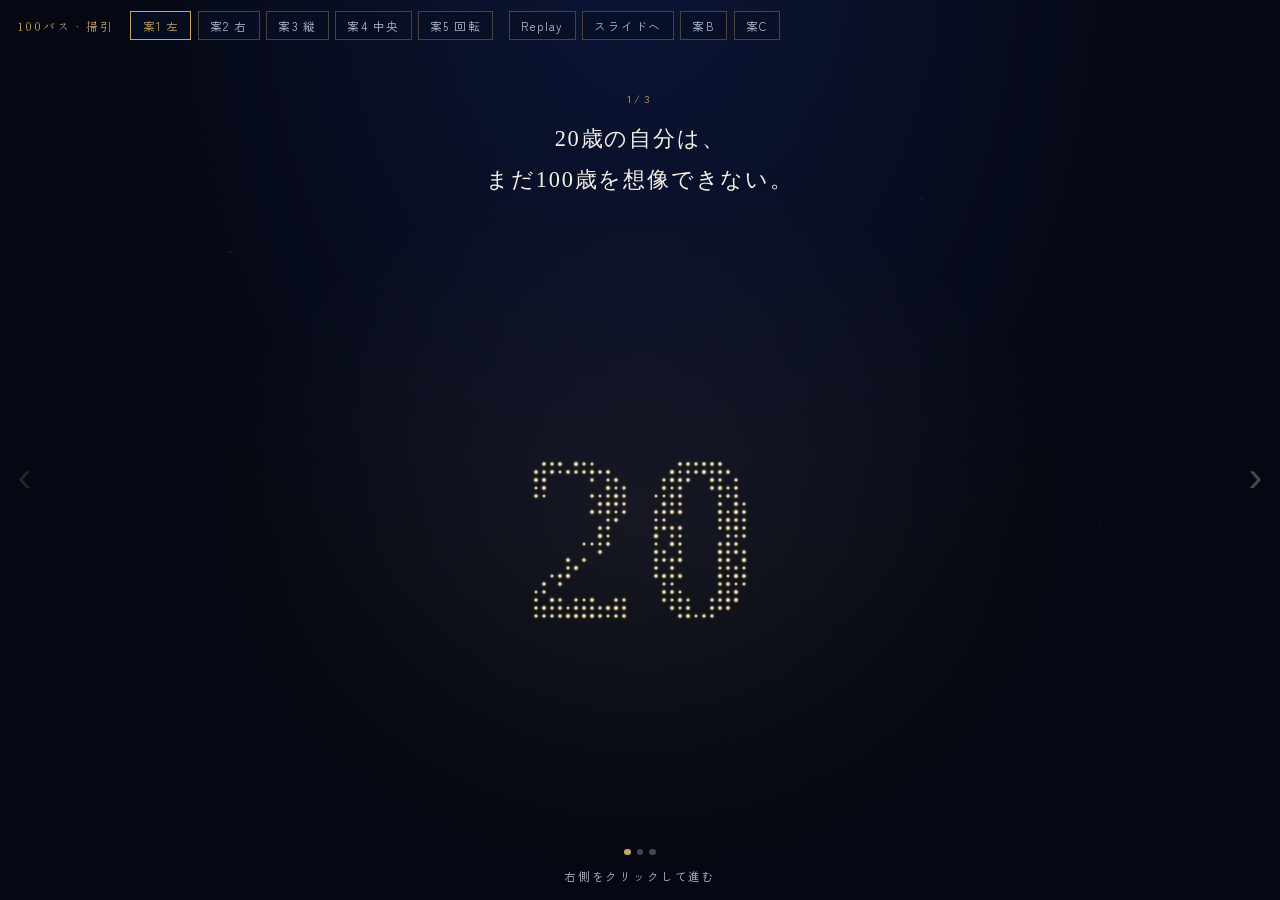
<file: splash.html>
<!DOCTYPE html>
<html lang="ja">
  <head>
    <meta charset="utf-8" />
    <meta name="viewport" content="width=device-width, initial-scale=1" />
    <title>100バス — 掃引 5案</title>
    <meta name="robots" content="noindex, nofollow" />
    <link rel="preconnect" href="https://fonts.googleapis.com" />
    <link rel="preconnect" href="https://fonts.gstatic.com" crossorigin />
    <link
      href="https://fonts.googleapis.com/css2?family=Shippori+Mincho:wght@500;600;700&family=Syne:wght@600;700;800&family=Zen+Kaku+Gothic+New:wght@400;500;700&display=swap"
      rel="stylesheet"
    />
    <link rel="stylesheet" href="./splash-compare.css" />
  </head>
  <body>
    <header class="chooser">
      <p class="chooser-brand">100バス · 掃引</p>
      <nav class="chooser-nav" aria-label="20から100への掃引">
        <button type="button" class="is-active" data-morph="sweepL">案1 左</button>
        <button type="button" data-morph="sweepR">案2 右</button>
        <button type="button" data-morph="sweepV">案3 縦</button>
        <button type="button" data-morph="sweepC">案4 中央</button>
        <button type="button" data-morph="sweepA">案5 回転</button>
      </nav>
      <div class="chooser-tools">
        <button type="button" id="replay">Replay</button>
        <a href="./slides.html">スライドへ</a>
        <button type="button" data-play="b">案B</button>
        <button type="button" data-play="c">案C</button>
      </div>
    </header>

    <button type="button" class="hit hit-prev" id="hitPrev" aria-label="戻る">‹</button>
    <button type="button" class="hit hit-next" id="hitNext" aria-label="進む">›</button>

    <div class="explain" id="explain" hidden>
      <p class="explain-count" id="explainCount">1/3</p>
      <p class="explain-text" id="explainText"></p>
      <div class="explain-dots" id="explainDots"></div>
    </div>

    <p class="chooser-note" id="chooserNote">右側をクリックして進む</p>

    <!-- A: 100 as stars -->
    <div class="splash splash-a is-on" id="splashA" data-kind="a">
      <div class="splash-sky" aria-hidden="true"></div>
      <canvas class="splash-canvas" id="canvasA" aria-hidden="true"></canvas>
      <div class="splash-copy">
        <p class="splash-kicker">Electric Sheep</p>
        <p class="splash-title">100バス</p>
        <p class="splash-sub">SF Prototyping Hackathon</p>
      </div>
    </div>

    <!-- B: ghost approaches -->
    <div class="splash splash-b" id="splashB" data-kind="b" hidden>
      <div class="splash-sky" aria-hidden="true"></div>
      <div class="ghost-approach" aria-hidden="true">
        <img src="./assets/ghost/ObakeNormal.webp" alt="" />
      </div>
      <div class="splash-copy">
        <p class="splash-kicker">見守りお化けロボット</p>
        <p class="splash-title">未来の自分が、そばにいる</p>
        <p class="splash-sub">100歳になった時、自分を幸せにするプロダクト</p>
      </div>
    </div>

    <!-- C: 20 and 100 connect -->
    <div class="splash splash-c" id="splashC" data-kind="c" hidden>
      <div class="splash-sky" aria-hidden="true"></div>
      <div class="ages" aria-hidden="true">
        <span class="age age-20">20</span>
        <div class="age-bridge">
          <span class="age-line"></span>
          <img class="age-ghost" src="./assets/ghost/ObakeNormal.webp" alt="" />
        </div>
        <span class="age age-100">100</span>
      </div>
      <div class="splash-copy">
        <p class="splash-kicker">100バス</p>
        <p class="splash-title">100歳と20歳を繋ぐ</p>
        <p class="splash-sub">おばけロボット</p>
      </div>
    </div>

    <script src="./splash-compare.js"></script>
  </body>
</html>
</file>
<file: styles.css>
:root {
  --bg: #080e24;
  --bg-2: #0b1432;
  --gold: #c6a661;
  --gold-dim: #8c7646;
  --cream: #f5f0e6;
  --muted: #b4bed2;
  --line: rgba(198, 166, 97, 0.45);
  --panel: rgba(10, 16, 40, 0.72);
  --font-mincho: "Shippori Mincho", "Hiragino Mincho ProN", "Yu Mincho", serif;
  --font-gothic: "Zen Kaku Gothic New", "Hiragino Sans", "Yu Gothic", sans-serif;
  --font-display: "Syne", "Zen Kaku Gothic New", sans-serif;
}

*,
*::before,
*::after {
  box-sizing: border-box;
}

html {
  scroll-behavior: smooth;
}

html,
body {
  margin: 0;
  background: #050812;
  color: var(--cream);
  font-family: var(--font-gothic);
  font-synthesis: none;
  -webkit-font-smoothing: antialiased;
  text-rendering: optimizeLegibility;
}

/* Prevent FOUT: hide text until web fonts settle */
.fonts-pending .splash-title,
.fonts-pending .stage-shell {
  opacity: 0;
}

.fonts-ready .stage-shell {
  opacity: 1;
  transition: opacity 0.35s ease;
}

a {
  color: var(--gold);
  text-decoration: none;
}

a:hover {
  text-decoration: underline;
}

#stars {
  position: fixed;
  inset: 0;
  width: 100%;
  height: 100%;
  z-index: 0;
  pointer-events: none;
}

/* Summer constellations — hero top (oversized, cropped) */
.scene-hero {
  overflow-x: clip;
  overflow-y: visible;
}

.sky-deck {
  position: absolute;
  left: 50%;
  top: -8%;
  width: 148vw;
  max-width: none;
  height: 72vh;
  min-height: 420px;
  pointer-events: none;
  z-index: 0;
  opacity: 0.92;
  transform: translate3d(-50%, 0, 0);
  will-change: transform;
}

.summer-sky {
  width: 100%;
  height: 100%;
  overflow: visible;
  transform: scale(1.15);
  transform-origin: 50% 35%;
}

.constellation {
  transform-box: fill-box;
  transform-origin: center;
}

.constellation[data-drift="a"] {
  animation: driftA 14s ease-in-out infinite alternate;
}
.constellation[data-drift="b"] {
  animation: driftB 17s ease-in-out infinite alternate;
}
.constellation[data-drift="c"] {
  animation: driftC 12s ease-in-out infinite alternate;
}
.constellation[data-drift="e"] {
  animation: driftE 15s ease-in-out infinite alternate;
}

@keyframes driftA {
  from { transform: translate(-5px, 3px) rotate(-0.4deg); }
  to { transform: translate(6px, -4px) rotate(0.5deg); }
}
@keyframes driftB {
  from { transform: translate(4px, -2px) rotate(0.35deg); }
  to { transform: translate(-5px, 5px) rotate(-0.45deg); }
}
@keyframes driftC {
  from { transform: translate(-3px, -4px); }
  to { transform: translate(5px, 3px); }
}
@keyframes driftE {
  from { transform: translate(5px, 2px) rotate(0.3deg); }
  to { transform: translate(-4px, -3px) rotate(-0.35deg); }
}

.constellation .lines-glow line,
.constellation .lines-glow path {
  fill: none;
  stroke: rgba(198, 166, 97, 0.22);
  stroke-width: 3.2;
  stroke-linecap: round;
  stroke-linejoin: round;
  stroke-dasharray: 420;
  stroke-dashoffset: 420;
}

.constellation .lines-core line,
.constellation .lines-core path {
  fill: none;
  stroke: rgba(232, 214, 168, 0.72);
  stroke-width: 0.9;
  stroke-linecap: round;
  stroke-linejoin: round;
  stroke-dasharray: 420;
  stroke-dashoffset: 420;
}

.fonts-ready .constellation .lines-glow line,
.fonts-ready .constellation .lines-glow path,
.fonts-ready .constellation .lines-core line,
.fonts-ready .constellation .lines-core path {
  animation: lineDraw 2.2s cubic-bezier(0.22, 1, 0.36, 1) forwards;
}

.fonts-ready .c-lyra .lines-glow *,
.fonts-ready .c-lyra .lines-core * { animation-delay: 0.12s; }
.fonts-ready .c-cygnus .lines-glow *,
.fonts-ready .c-cygnus .lines-core * { animation-delay: 0.32s; }
.fonts-ready .c-aquila .lines-glow *,
.fonts-ready .c-aquila .lines-core * { animation-delay: 0.48s; }
.fonts-ready .c-scorpius .lines-glow *,
.fonts-ready .c-scorpius .lines-core * { animation-delay: 0.62s; }

@keyframes lineDraw {
  to { stroke-dashoffset: 0; }
}

.constellation .halo {
  opacity: 0;
}

.fonts-ready .constellation .halo {
  animation: haloIn 1.4s ease forwards;
}

.fonts-ready .c-lyra .halo { animation-delay: 0.55s; }
.fonts-ready .c-cygnus .halo { animation-delay: 0.7s; }
.fonts-ready .c-aquila .halo { animation-delay: 0.85s; }
.fonts-ready .c-scorpius .halo { animation-delay: 1s; }

@keyframes haloIn {
  from { opacity: 0; transform: scale(0.6); }
  to { opacity: 0.9; transform: scale(1); }
}

.constellation .star {
  fill: #f4ebcf;
  opacity: 0;
  transform-box: fill-box;
  transform-origin: center;
}

.fonts-ready .constellation .star {
  animation: starPop 0.85s cubic-bezier(0.22, 1, 0.36, 1) forwards;
}

.fonts-ready .c-lyra .star { animation-delay: 0.5s; }
.fonts-ready .c-cygnus .star { animation-delay: 0.65s; }
.fonts-ready .c-aquila .star { animation-delay: 0.8s; }
.fonts-ready .c-scorpius .star { animation-delay: 0.95s; }

@keyframes starPop {
  0% { opacity: 0; transform: scale(0.25); }
  70% { opacity: 1; transform: scale(1.15); }
  100% { opacity: 1; transform: scale(1); }
}

.constellation .star-bright {
  fill: #fffaf0;
}

.fonts-ready .constellation .star-bright {
  animation:
    starPop 0.85s cubic-bezier(0.22, 1, 0.36, 1) forwards,
    starPulse 3.4s ease-in-out 1.1s infinite;
}

.c-lyra .star-bright { animation-delay: 0.5s, 1.2s; }
.c-cygnus .star-bright { animation-delay: 0.65s, 1.5s; }
.c-aquila .star-bright { animation-delay: 0.8s, 1.8s; }
.c-scorpius .star-bright { animation-delay: 0.95s, 2.1s; }

@keyframes starPulse {
  0%, 100% { opacity: 0.88; transform: scale(1); }
  50% { opacity: 1; transform: scale(1.18); }
}

}

.stage-shell {
  position: relative;
  z-index: 1;
}

.stage {
  width: min(1080px, calc(100% - 2rem));
  margin: 0 auto;
  padding-bottom: 4rem;
}

/* Splash — stylish minimal cosmos */
.splash {
  position: fixed;
  inset: 0;
  z-index: 10000;
  display: grid;
  place-items: center;
  background: #050812;
  overflow: hidden;
  transition: opacity 0.7s ease, visibility 0.7s ease;
}

.splash.is-done {
  opacity: 0;
  visibility: hidden;
  pointer-events: none;
}

.splash-sky {
  position: absolute;
  inset: 0;
  background:
    radial-gradient(ellipse at 50% 58%, rgba(198, 166, 97, 0.07), transparent 48%),
    radial-gradient(ellipse at 50% -10%, #0c1538, #050812 60%);
  pointer-events: none;
}

.splash-sky::before,
.splash-sky::after {
  content: "";
  position: absolute;
  inset: 0;
  background-image:
    radial-gradient(1.2px 1.2px at 18% 28%, rgba(255, 255, 255, 0.45), transparent),
    radial-gradient(1.2px 1.2px at 72% 22%, rgba(243, 230, 184, 0.35), transparent),
    radial-gradient(1px 1px at 42% 68%, rgba(255, 255, 255, 0.3), transparent),
    radial-gradient(1px 1px at 86% 58%, rgba(255, 255, 255, 0.35), transparent);
  animation: splashTwinkle 3.2s ease-in-out infinite alternate;
  opacity: 0.28;
}

.splash-sky::after {
  background-image:
    radial-gradient(1px 1px at 30% 40%, rgba(255, 255, 255, 0.35), transparent),
    radial-gradient(1.2px 1.2px at 64% 74%, rgba(243, 230, 184, 0.28), transparent);
  animation-direction: alternate-reverse;
  animation-duration: 4s;
}

@keyframes splashTwinkle {
  from { opacity: 0.15; }
  to { opacity: 0.4; }
}

.splash-canvas {
  position: absolute;
  inset: 0;
  width: 100%;
  height: 100%;
  z-index: 1;
  pointer-events: none;
}

.splash-title {
  position: relative;
  z-index: 2;
  margin: 0;
  max-width: min(94vw, 42rem);
  text-align: center;
  font-family: var(--font-display);
  font-size: clamp(1.05rem, 3.8vw, 1.85rem);
  font-weight: 700;
  letter-spacing: 0.12em;
  line-height: 1.35;
  color: var(--cream);
  opacity: 0;
  transform: translateY(0.45rem);
  text-indent: 0.12em;
  text-transform: none;
}

.splash-title::after {
  content: "";
  display: block;
  width: 0;
  height: 1px;
  margin: 0.95rem auto 0;
  background: linear-gradient(90deg, transparent, var(--gold), transparent);
}

.fonts-ready .splash.is-title .splash-title {
  animation: splashTitleIn 0.75s cubic-bezier(0.22, 1, 0.36, 1) forwards;
}

.fonts-ready .splash.is-title .splash-title::after {
  animation: splashTitleRule 0.65s cubic-bezier(0.22, 1, 0.36, 1) 0.12s forwards;
}

@keyframes splashTitleIn {
  to {
    opacity: 1;
    transform: translateY(0);
  }
}

@keyframes splashTitleRule {
  to {
    width: min(14rem, 48vw);
  }
}

.splash-skip {
  position: absolute;
  right: 1.2rem;
  bottom: 1.2rem;
  z-index: 4;
  appearance: none;
  border: 0;
  background: transparent;
  color: var(--gold-dim);
  font-family: var(--font-gothic);
  font-size: 0.7rem;
  letter-spacing: 0.2em;
  cursor: pointer;
  opacity: 0.55;
  transition: opacity 0.2s ease, color 0.2s ease;
}

.splash-skip:hover {
  color: var(--gold);
  opacity: 1;
}

body.is-splash {
  overflow: hidden;
}

/* Header */
.site-header {
  position: sticky;
  top: 0;
  z-index: 50;
  padding: 0.9rem 0;
  backdrop-filter: blur(14px);
  background: rgba(5, 8, 18, 0.72);
  border-bottom: 1px solid rgba(198, 166, 97, 0.18);
}

.header-inner {
  display: flex;
  align-items: center;
  justify-content: space-between;
  gap: 1rem;
}

.logo {
  margin: 0;
  font-family: var(--font-mincho);
  letter-spacing: 0.18em;
  color: var(--gold);
  font-size: 0.95rem;
}

.site-nav {
  display: flex;
  flex-wrap: wrap;
  gap: 0.85rem 1.1rem;
  justify-content: flex-end;
}

.site-nav a {
  color: var(--muted);
  font-size: 0.78rem;
  letter-spacing: 0.06em;
  text-decoration: none;
}

.site-nav a:hover {
  color: var(--gold);
}

.header-tools {
  display: flex;
  align-items: center;
  gap: 1rem;
  flex-wrap: wrap;
  justify-content: flex-end;
}

.lang-switch {
  display: inline-flex;
  border: 1px solid rgba(198, 166, 97, 0.35);
  border-radius: 999px;
  overflow: hidden;
}

.lang-btn {
  appearance: none;
  border: 0;
  background: transparent;
  color: var(--muted);
  font-family: var(--font-gothic);
  font-size: 0.72rem;
  letter-spacing: 0.12em;
  padding: 0.35rem 0.65rem;
  cursor: pointer;
}

.lang-btn.is-active {
  background: rgba(198, 166, 97, 0.2);
  color: var(--gold);
}

.lang-btn:hover {
  color: var(--gold);
}

/* Scenes */
.scene {
  padding: 4.2rem 0 0.5rem;
}

.scene-head {
  margin-bottom: 1.75rem;
}

.eyebrow {
  margin: 0 0 0.5rem;
  color: var(--gold);
  font-size: 0.72rem;
  letter-spacing: 0.2em;
}

.scene-head h2 {
  margin: 0;
  font-family: var(--font-mincho);
  font-weight: 600;
  font-size: clamp(1.6rem, 3.5vw, 2.2rem);
  letter-spacing: 0.06em;
}

/* Hero */
.scene-hero {
  position: relative;
  min-height: calc(100vh - 4rem);
  min-height: calc(100dvh - 4rem);
  display: grid;
  align-items: end;
  padding-top: min(42vh, 360px);
  padding-bottom: 3.5rem;
}

.hero-copy {
  position: relative;
  z-index: 1;
  max-width: 34rem;
  padding-bottom: 2rem;
}

.sf-chip {
  margin: 0 0 0.85rem;
  display: inline-block;
  padding: 0.28rem 0.7rem;
  border: 1px solid rgba(198, 166, 97, 0.4);
  border-radius: 999px;
  color: var(--gold);
  font-size: 0.68rem;
  letter-spacing: 0.14em;
}

.logo-hero {
  margin: 0 0 1rem;
  font-family: var(--font-mincho);
  font-size: clamp(2.4rem, 8vw, 4.2rem);
  letter-spacing: 0.22em;
  text-indent: 0.22em;
  color: var(--gold);
  line-height: 1;
}

.hero-copy h1 {
  margin: 0;
  font-family: var(--font-mincho);
  font-weight: 600;
  font-size: clamp(1.7rem, 4vw, 2.5rem);
  letter-spacing: 0.08em;
  line-height: 1.35;
}

.hero-lead {
  margin: 1.1rem 0 0;
  color: var(--muted);
  line-height: 1.85;
  font-size: 0.95rem;
}

.sf-meta {
  display: flex;
  flex-wrap: wrap;
  gap: 0.55rem 1rem;
  margin: 1rem 0 0;
  color: rgba(180, 190, 210, 0.7);
  font-size: 0.68rem;
  letter-spacing: 0.1em;
  font-variant-numeric: tabular-nums;
}

.sf-meta span {
  border-left: 1px solid rgba(198, 166, 97, 0.35);
  padding-left: 0.7rem;
}

.sf-meta span:first-child {
  border-left: 0;
  padding-left: 0;
}

.hero-cta {
  display: flex;
  flex-wrap: wrap;
  gap: 0.75rem;
  margin-top: 1.7rem;
}

.btn {
  display: inline-flex;
  align-items: center;
  justify-content: center;
  padding: 0.68rem 1.2rem;
  border-radius: 999px;
  font-size: 0.84rem;
  letter-spacing: 0.06em;
  text-decoration: none;
  transition: transform 0.2s ease, background 0.2s ease;
}

.btn:hover {
  text-decoration: none;
  transform: translateY(-1px);
}

.btn-primary {
  background: var(--gold);
  color: #120e08;
}

.btn-ghost {
  border: 1px solid var(--line);
  color: var(--cream);
}

.scroll-cue {
  position: absolute;
  right: 0;
  bottom: 1.2rem;
  display: flex;
  align-items: center;
  gap: 0.55rem;
  color: var(--muted);
  font-size: 0.65rem;
  letter-spacing: 0.2em;
}

.scroll-cue span {
  width: 1px;
  height: 34px;
  background: linear-gradient(180deg, var(--gold), transparent);
  animation: cueDrop 1.6s ease-in-out infinite;
}

@keyframes cueDrop {
  0%,
  100% {
    transform: scaleY(0.5);
    opacity: 0.4;
  }
  50% {
    transform: scaleY(1);
    opacity: 1;
  }
}

/* Theme triad */
.theme-grid {
  display: grid;
  grid-template-columns: repeat(3, 1fr);
  gap: 0.9rem;
  margin-bottom: 1.5rem;
}

.theme-card .theme-num {
  margin: 0;
  font-family: var(--font-mincho);
  color: var(--gold);
  letter-spacing: 0.14em;
  font-size: 0.85rem;
}

.theme-card h3 {
  margin: 0.55rem 0 0;
  font-size: 1.05rem;
  line-height: 1.45;
}

.theme-card p {
  margin: 0.65rem 0 0;
}

.insight-grid {
  display: grid;
  grid-template-columns: repeat(3, 1fr);
  gap: 0.9rem;
  margin: 0 0 1.75rem;
}

.insight h3 {
  margin: 0.45rem 0 0;
  font-size: 1.02rem;
  line-height: 1.45;
}

.insight p:last-child {
  margin: 0.6rem 0 0;
  color: var(--muted);
  font-size: 0.88rem;
  line-height: 1.7;
}

.scene-lead {
  margin: 0.55rem 0 0;
  color: var(--muted);
  font-size: 0.92rem;
  line-height: 1.7;
  max-width: 36rem;
}

.mtg-cards {
  display: grid;
  grid-template-columns: 1fr 1fr;
  gap: 0.9rem;
  margin-bottom: 1.25rem;
}

.mtg-card .link {
  display: inline-block;
  margin-top: 0.85rem;
  color: var(--gold);
  text-decoration: none;
  letter-spacing: 0.06em;
  font-size: 0.82rem;
  border-bottom: 1px solid rgba(198, 166, 97, 0.45);
}

.mtg-card .link:hover {
  border-bottom-color: var(--gold);
}

/* Policy */
.policy-band {
  border-top: 1px solid var(--line);
  border-bottom: 1px solid var(--line);
  padding: 2rem 0;
}

.policy-line {
  margin: 0;
  font-family: var(--font-mincho);
  font-size: clamp(1.5rem, 3.5vw, 2.2rem);
  letter-spacing: 0.1em;
  color: var(--gold);
}

.policy-sf {
  margin: 0.7rem 0 0;
  color: var(--muted);
  font-size: 0.9rem;
  letter-spacing: 0.04em;
  line-height: 1.7;
}

/* Panels */
.panel {
  background: var(--panel);
  border: 1px solid rgba(198, 166, 97, 0.22);
  border-radius: 4px;
  padding: 1.2rem 1.25rem 1.3rem;
  backdrop-filter: blur(8px);
}

.panel.panel-open {
  cursor: pointer;
  transition: border-color 0.2s ease, background 0.2s ease, transform 0.2s ease;
}

.panel.panel-open:hover,
.panel.panel-open:focus-visible {
  border-color: rgba(198, 166, 97, 0.55);
  background: rgba(14, 22, 48, 0.88);
  outline: none;
}

.panel.panel-open:focus-visible {
  box-shadow: 0 0 0 2px rgba(198, 166, 97, 0.35);
}

.panel-hint {
  display: block;
  margin-top: 0.75rem;
  font-size: 0.65rem;
  letter-spacing: 0.14em;
  color: var(--gold-dim);
}

.panel h3 {
  margin: 0;
  font-family: var(--font-mincho);
  font-weight: 600;
  font-size: 1.15rem;
  letter-spacing: 0.06em;
}

.panel p {
  margin: 0.45rem 0 0;
  color: var(--muted);
  font-size: 0.9rem;
  line-height: 1.65;
}

.panel ul {
  margin: 0.7rem 0 0;
  padding-left: 1.1rem;
  color: var(--cream);
  line-height: 1.8;
  font-size: 0.9rem;
}

/* Hours */
.hours-grid {
  display: grid;
  grid-template-columns: repeat(4, 1fr);
  gap: 0.9rem;
}

.total {
  margin: 0.55rem 0 0 !important;
  color: var(--muted) !important;
}

.total strong {
  font-family: var(--font-mincho);
  font-size: 1.6rem;
  color: var(--gold);
  font-weight: 600;
}

/* TODO */
.todo-stack {
  display: grid;
  gap: 0.9rem;
}

.todo-label {
  margin: 1rem 0 0 !important;
  color: var(--gold) !important;
  font-size: 0.75rem !important;
  letter-spacing: 0.12em;
}

.checks {
  list-style: none;
  margin: 0.55rem 0 0;
  padding: 0;
  display: grid;
  gap: 0.4rem;
}

.checks li {
  position: relative;
  padding-left: 1.35rem;
  font-size: 0.9rem;
  line-height: 1.55;
  color: var(--cream);
}

.checks li::before {
  content: "";
  position: absolute;
  left: 0;
  top: 0.35rem;
  width: 0.72rem;
  height: 0.72rem;
  border: 1px solid rgba(198, 166, 97, 0.55);
  border-radius: 2px;
}

.checks li.done {
  color: var(--muted);
}

.checks li.done::before {
  background: var(--gold);
  border-color: var(--gold);
  box-shadow: inset 0 0 0 2px var(--bg);
}

/* Timeline */
.timeline {
  margin: 0;
  padding: 0;
  list-style: none;
  border-left: 1px solid var(--line);
}

.timeline li {
  display: grid;
  grid-template-columns: 6.5rem 1fr;
  gap: 1rem;
  padding: 1rem 0 1rem 1.2rem;
  position: relative;
}

.timeline li::before {
  content: "";
  position: absolute;
  left: -4px;
  top: 1.35rem;
  width: 7px;
  height: 7px;
  border-radius: 50%;
  background: var(--gold);
  box-shadow: 0 0 0 3px rgba(198, 166, 97, 0.2);
}

.t-date {
  font-family: var(--font-mincho);
  color: var(--gold);
  letter-spacing: 0.04em;
}

.timeline strong {
  font-family: var(--font-mincho);
  font-weight: 600;
  letter-spacing: 0.04em;
}

.timeline p {
  margin: 0.25rem 0 0;
  color: var(--muted);
  font-size: 0.88rem;
}

.dinner {
  margin-top: 1.5rem;
}

/* Ideas / research */
.idea-grid,
.research-row {
  display: grid;
  grid-template-columns: 1fr 1fr;
  gap: 0.9rem;
}

/* SF clustering lists */
.sf-block {
  margin-bottom: 1.5rem;
  padding: 1.15rem 1.25rem 1.25rem;
  background: var(--panel);
  border: 1px solid rgba(198, 166, 97, 0.22);
  border-radius: 4px;
  backdrop-filter: blur(8px);
}

.sf-block .todo-label {
  margin-bottom: 0.55rem;
}

.sf-list {
  margin: 0;
  padding: 0;
  list-style: none;
  display: grid;
  gap: 0.45rem;
}

.sf-list li {
  padding: 0.55rem 0;
  border-bottom: 1px solid rgba(198, 166, 97, 0.14);
  font-size: 0.95rem;
  line-height: 1.55;
  color: var(--cream);
}

.sf-list li:last-child {
  border-bottom: none;
  padding-bottom: 0;
}

.sf-list-prod li {
  display: grid;
  grid-template-columns: minmax(7.5rem, 11rem) 1fr;
  gap: 0.85rem;
  align-items: baseline;
}

.sf-from {
  font-family: var(--font-mincho);
  font-size: 0.82rem;
  letter-spacing: 0.04em;
  color: var(--gold);
}

@media (max-width: 640px) {
  .sf-list-prod li {
    grid-template-columns: 1fr;
    gap: 0.15rem;
  }
}

/* MTG */
.mtg-list {
  margin: 0;
  padding: 0;
  list-style: none;
  display: grid;
  gap: 0.75rem;
}

.mtg-list li {
  display: flex;
  gap: 1.25rem;
  align-items: baseline;
  padding: 0.95rem 1.15rem;
  background: var(--panel);
  border: 1px solid rgba(198, 166, 97, 0.2);
  border-radius: 4px;
}

.mtg-list time {
  font-family: var(--font-mincho);
  color: var(--gold);
  letter-spacing: 0.04em;
  min-width: 7.5rem;
}

.ws-block {
  margin-top: 1.5rem;
  padding-top: 1.25rem;
  border-top: 1px solid rgba(198, 166, 97, 0.2);
}

.ws-names {
  margin: 0.35rem 0 0;
  font-family: var(--font-mincho);
  font-size: 1.35rem;
  letter-spacing: 0.14em;
  color: var(--cream);
}

/* Close */
.scene-close {
  min-height: 50vh;
  display: grid;
  align-content: center;
  padding-bottom: 5rem;
}

.close-brand {
  margin: 0.4rem 0 0;
  font-family: var(--font-mincho);
  font-size: clamp(2.2rem, 7vw, 3.6rem);
  letter-spacing: 0.22em;
  text-indent: 0.22em;
  color: var(--gold);
  line-height: 1;
}

.close-lead {
  margin: 1rem 0 0;
  font-family: var(--font-mincho);
  font-size: 1.25rem;
  letter-spacing: 0.12em;
  color: var(--cream);
}

/* Reveal */
[data-reveal] {
  opacity: 0;
  transform: translateY(16px);
  transition: opacity 0.7s ease, transform 0.7s ease;
}

[data-reveal].is-in {
  opacity: 1;
  transform: none;
}

@media (max-width: 900px) {
  .hours-grid,
  .idea-grid,
  .research-row,
  .theme-grid,
  .insight-grid,
  .mtg-cards {
    grid-template-columns: 1fr 1fr;
  }
}

@media (max-width: 640px) {
  .stage {
    width: min(1080px, calc(100% - 1.35rem));
    padding-bottom: 3rem;
  }

  .site-header {
    padding: 0.7rem 0;
  }

  .site-nav {
    display: none;
  }

  .hours-grid,
  .idea-grid,
  .research-row,
  .theme-grid,
  .insight-grid,
  .mtg-cards {
    grid-template-columns: 1fr;
  }

  .timeline li {
    grid-template-columns: 4.5rem 1fr;
    gap: 0.75rem;
  }

  .mtg-list li {
    flex-direction: column;
    gap: 0.25rem;
  }

  .scene {
    padding: 3.2rem 0 1.5rem;
  }

  .scene-hero {
    min-height: calc(100svh - 3.25rem);
    min-height: calc(100dvh - 3.25rem);
    align-items: end;
    padding-top: clamp(5.5rem, 22vh, 11rem);
    padding-bottom: 3.25rem;
    box-sizing: border-box;
  }

  .sky-deck {
    width: 210vw;
    height: min(46vh, 320px);
    min-height: 180px;
    top: 0;
    opacity: 0.8;
  }

  .summer-sky {
    transform: scale(1.05);
    transform-origin: 50% 20%;
  }

  .hero-copy {
    max-width: 100%;
    padding-bottom: 0.25rem;
  }

  .sf-chip {
    font-size: 0.62rem;
    letter-spacing: 0.1em;
    padding: 0.24rem 0.58rem;
    margin-bottom: 0.65rem;
    max-width: 100%;
    white-space: normal;
    line-height: 1.45;
    border-radius: 999px;
  }

  .logo-hero {
    font-size: clamp(2.05rem, 12vw, 2.75rem);
    letter-spacing: 0.16em;
    text-indent: 0.16em;
    margin-bottom: 0.75rem;
  }

  .hero-lead {
    margin-top: 0.75rem;
    font-size: 0.9rem;
    line-height: 1.75;
  }

  .sf-meta {
    flex-direction: column;
    align-items: flex-start;
    gap: 0.3rem;
    margin-top: 0.85rem;
    font-size: 0.66rem;
  }

  .sf-meta span {
    border-left: 0;
    padding-left: 0;
  }

  .hero-cta {
    margin-top: 1.25rem;
    gap: 0.55rem;
  }

  .hero-cta .btn {
    flex: 1 1 calc(50% - 0.3rem);
    padding: 0.72rem 0.9rem;
    font-size: 0.8rem;
  }

  .scroll-cue {
    left: 0;
    right: auto;
    bottom: 0.85rem;
  }

  .header-tools {
    gap: 0.5rem;
  }

  .splash-title {
    font-size: clamp(0.92rem, 4.6vw, 1.25rem);
    letter-spacing: 0.08em;
    text-indent: 0.08em;
    padding: 0 1rem;
    line-height: 1.4;
  }

  .panel {
    padding: 1.1rem 1rem;
  }

  .scene-head h2 {
    font-size: clamp(1.35rem, 7vw, 1.8rem);
  }
}

/* Short phones: keep hero fully in first screen */
@media (max-width: 640px) and (max-height: 740px) {
  .scene-hero {
    padding-top: clamp(3.5rem, 14vh, 7rem);
    padding-bottom: 2.6rem;
  }

  .sky-deck {
    height: min(34vh, 220px);
    min-height: 140px;
    opacity: 0.72;
  }

  .logo-hero {
    font-size: clamp(1.85rem, 10vw, 2.35rem);
    margin-bottom: 0.55rem;
  }

  .sf-chip {
    margin-bottom: 0.45rem;
  }

  .hero-lead {
    margin-top: 0.55rem;
    font-size: 0.86rem;
    line-height: 1.65;
  }

  .sf-meta {
    margin-top: 0.65rem;
  }

  .hero-cta {
    margin-top: 1rem;
  }

  .scroll-cue {
    display: none;
  }
}

@media (prefers-reduced-motion: reduce) {
  html {
    scroll-behavior: auto;
  }

  .splash-sky::before,
  .splash-sky::after,
  .splash-title,
  .scroll-cue span,
  .star-bright,
  .constellation,
  .constellation .lines-glow *,
  .constellation .lines-core *,
  .constellation .halo,
  .constellation .star {
    animation: none !important;
  }

  .splash.is-title .splash-title,
  .constellation .halo,
  .constellation .star,
  .constellation .star-bright {
    opacity: 1;
    transform: none;
  }

  .constellation .lines-glow line,
  .constellation .lines-glow path,
  .constellation .lines-core line,
  .constellation .lines-core path {
    stroke-dashoffset: 0;
  }

  [data-reveal] {
    opacity: 1;
    transform: none;
    transition: none;
  }
}

/* Panel detail modal */
.panel-modal[hidden] {
  display: none;
}

.panel-modal {
  position: fixed;
  inset: 0;
  z-index: 9000;
  display: grid;
  place-items: center;
  padding: 1.2rem;
}

.panel-modal-backdrop {
  position: absolute;
  inset: 0;
  background: rgba(4, 8, 20, 0.72);
}

.panel-modal-dialog {
  position: relative;
  z-index: 1;
  width: min(520px, 92vw);
  max-height: min(80vh, 640px);
  overflow: auto;
  background: #0a1230;
  border: 1px solid var(--line);
  padding: 2.5rem 1.35rem 1.5rem;
  box-shadow: 0 18px 50px rgba(0, 0, 0, 0.45);
}

.panel-modal-close {
  position: absolute;
  top: 0.55rem;
  right: 0.6rem;
  appearance: none;
  width: 1.9rem;
  height: 1.9rem;
  display: grid;
  place-items: center;
  border: 0;
  border-radius: 50%;
  background: transparent;
  color: var(--muted);
  font-family: var(--font-gothic);
  font-size: 1.15rem;
  line-height: 1;
  cursor: pointer;
}

.panel-modal-close:hover,
.panel-modal-close:focus-visible {
  color: var(--gold);
  background: rgba(198, 166, 97, 0.12);
}

.panel-modal-kicker {
  margin: 0 0 0.45rem;
  font-size: 0.72rem;
  letter-spacing: 0.2em;
  color: var(--gold-dim);
}

.panel-modal-dialog h3 {
  margin: 0 0 0.9rem;
  font-family: var(--font-mincho);
  font-weight: 600;
  font-size: 1.25rem;
  line-height: 1.45;
  color: var(--gold);
  letter-spacing: 0.05em;
}

.panel-modal-body {
  margin: 0;
  color: var(--muted);
  line-height: 1.9;
  letter-spacing: 0.04em;
  font-size: 0.95rem;
  white-space: pre-wrap;
}
</file>
<file: slides.css>
:root {
  --blue: #2b7dff;
  --blue-deep: #1d5fd1;
  --ink: #1a3f86;
  --text: #24365c;
  --muted: #5a6f99;
  --card: rgba(255, 255, 255, 0.94);
  --cream: #f5f8ff;
}

*,
*::before,
*::after {
  box-sizing: border-box;
}

html,
body {
  margin: 0;
  height: 100%;
  overflow: hidden;
  background: linear-gradient(180deg, #2b7dff 0%, #7eb0ff 46%, #e8efff 100%);
  background-size: 100% 140%;
  animation: skyDrift 16s ease-in-out infinite;
  color: var(--text);
  font-family: "Zen Kaku Gothic New", "Hiragino Sans", "Yu Gothic", sans-serif;
  -webkit-font-smoothing: antialiased;
}

@keyframes skyDrift {
  0%,
  100% { background-position: 50% 0; }
  50% { background-position: 50% 100%; }
}

.sparkles {
  position: fixed;
  inset: 0;
  z-index: 1;
  pointer-events: none;
  overflow: hidden;
}

.sparkle {
  position: absolute;
  width: 5px;
  height: 5px;
  border-radius: 50%;
  background: #fff;
  box-shadow: 0 0 8px 2px rgba(255, 255, 255, 0.75);
  opacity: 0;
  animation: twinkle var(--dur, 3s) ease-in-out var(--delay, 0s) infinite;
}

.sparkle.is-star {
  width: 8px;
  height: 8px;
  border-radius: 0;
  background: transparent;
  box-shadow: none;
  clip-path: polygon(50% 0, 62% 38%, 100% 50%, 62% 62%, 50% 100%, 38% 62%, 0 50%, 38% 38%);
  background: #fff8e7;
  filter: drop-shadow(0 0 6px rgba(255, 248, 231, 0.9));
}

@keyframes twinkle {
  0%,
  100% {
    opacity: 0;
    transform: translateY(0) scale(0.4) rotate(0deg);
  }
  35% {
    opacity: 1;
    transform: translateY(calc(var(--drift, 12px) * -1)) scale(1) rotate(20deg);
  }
  70% {
    opacity: 0.35;
    transform: translateY(calc(var(--drift, 12px) * -1.6)) scale(0.7) rotate(-8deg);
  }
}

.brand-mark {
  position: fixed;
  top: 0.85rem;
  right: 1.1rem;
  z-index: 8;
  margin: 0;
  color: rgba(255, 255, 255, 0.86);
  font-size: 0.72rem;
  font-weight: 700;
  letter-spacing: 0.16em;
}

.app-window {
  position: fixed;
  inset: 4.6rem 5.4rem 3.6rem;
  z-index: 2;
  display: flex;
  flex-direction: column;
  overflow: hidden;
  border-radius: 1.4rem;
  background: rgba(255, 255, 255, 0.16);
  box-shadow: 0 18px 48px rgba(20, 50, 120, 0.18);
  backdrop-filter: blur(10px);
}

body.is-welcome .app-window {
  inset: 0;
  border-radius: 0;
  background: transparent;
  box-shadow: none;
  backdrop-filter: none;
}

.app-bar {
  display: grid;
  grid-template-columns: auto 1fr auto;
  align-items: center;
  gap: 0.8rem;
  padding: 0.7rem 1rem;
}

body.is-welcome .app-bar {
  display: none;
}

.app-dots {
  width: 3.1rem;
  height: 0.7rem;
  border-radius: 999px;
  background:
    radial-gradient(circle at 0.35rem 50%, #ff6b6b 0.28rem, transparent 0.3rem),
    radial-gradient(circle at 1.25rem 50%, #ffd166 0.28rem, transparent 0.3rem),
    radial-gradient(circle at 2.15rem 50%, #6dd38a 0.28rem, transparent 0.3rem);
}

.app-title {
  margin: 0;
  color: #fff;
  font-size: 0.82rem;
  font-weight: 700;
  letter-spacing: 0.08em;
}

.chapters {
  display: flex;
  gap: 0.35rem;
}

.chapters button {
  appearance: none;
  border: 0;
  border-radius: 999px;
  background: rgba(255, 255, 255, 0.22);
  color: #fff;
  font: inherit;
  font-size: 0.72rem;
  font-weight: 700;
  letter-spacing: 0.08em;
  padding: 0.28rem 0.7rem;
  cursor: pointer;
}

.chapters button.is-on {
  background: #fff;
  color: var(--blue-deep);
}

.app-body {
  position: relative;
  flex: 1;
  min-height: 0;
}

.screen {
  position: absolute;
  inset: 0;
  display: grid;
  place-items: center;
  padding: 1.2rem 2rem 1.6rem;
  overflow: auto;
  opacity: 0;
  pointer-events: none;
  transform: translateY(8px);
  transition: opacity 0.28s ease, transform 0.28s ease;
}

.screen.is-on {
  opacity: 1;
  pointer-events: auto;
  transform: none;
}

.screen[hidden] {
  display: none;
}

.welcome {
  display: flex;
  flex-direction: column;
  align-items: center;
  justify-content: center;
  min-height: 100%;
  text-align: center;
  color: #fff;
  padding: 0.5rem 1rem 1.2rem;
}

.kicker {
  margin: 0.4rem 0 0;
  font-size: clamp(0.95rem, 2.2vw, 1.25rem);
  font-weight: 700;
  letter-spacing: 0.08em;
  text-shadow: 0 2px 10px rgba(20, 60, 140, 0.2);
}

.logo-type {
  margin: 0.15rem 0 0;
  line-height: 1;
}

.logo-mark {
  display: block;
  width: min(420px, 72vw, 46vh);
  height: auto;
  margin: 0 auto;
  filter: drop-shadow(0 10px 18px rgba(20, 50, 120, 0.2));
}

.app-title img {
  display: block;
  height: 18px;
  width: auto;
}

.illu-sprite {
  position: absolute;
  left: 0;
  top: 0;
  width: 0;
  height: 0;
  pointer-events: none;
}

.illu {
  display: block;
  width: 44px;
  height: 44px;
  margin: 0 0 0.4rem;
  color: var(--blue-deep);
  flex-shrink: 0;
}

.illu-hero {
  width: min(168px, 28vw);
  height: min(168px, 28vw);
  margin: 0;
  color: #fff;
}

.illu-wide {
  width: min(220px, 34vw);
  height: auto;
  aspect-ratio: 120 / 72;
}

.sub {
  margin: 0.1rem 0 1.15rem;
  font-size: 1.05rem;
  letter-spacing: 0.28em;
}

.start-btn {
  appearance: none;
  border: 0;
  border-radius: 999px;
  background: #fff;
  color: var(--blue-deep);
  font: inherit;
  font-size: 1.05rem;
  font-weight: 700;
  letter-spacing: 0.16em;
  padding: 0.85rem 2.6rem;
  cursor: pointer;
  box-shadow: 0 12px 28px rgba(20, 50, 120, 0.22);
  animation: btnPulse 2.8s ease-in-out infinite;
}

@keyframes btnPulse {
  0%,
  100% { box-shadow: 0 12px 28px rgba(20, 50, 120, 0.22), 0 0 0 0 rgba(255, 255, 255, 0.5); }
  50% { box-shadow: 0 16px 34px rgba(20, 50, 120, 0.28), 0 0 0 10px rgba(255, 255, 255, 0); }
}

.start-btn:hover,
.start-btn:focus-visible {
  transform: translateY(-1px);
  outline: none;
}

.ghost {
  width: min(220px, 34vw);
  height: auto;
  display: block;
  filter: drop-shadow(0 12px 18px rgba(20, 50, 120, 0.16));
  animation: floaty 3.8s ease-in-out infinite;
}

.ghost-lg {
  width: min(220px, 34vw, 26vh);
  margin: 0 auto 0.2rem;
  animation: floaty 3.6s ease-in-out infinite, ghostGlow 3.2s ease-in-out infinite;
}

.ghost-float {
  width: min(160px, 28vw);
}

.ghost-stage {
  position: relative;
  display: grid;
  place-items: center;
  isolation: isolate;
}

.ghost-stage-sm .ghost {
  width: min(180px, 28vw);
}

.orbit {
  position: absolute;
  width: 7px;
  height: 7px;
  border-radius: 50%;
  background: #fff8e7;
  box-shadow: 0 0 10px 3px rgba(255, 248, 231, 0.8);
  animation: orbitTwinkle 2.4s ease-in-out infinite;
}

.orbit.o1 { top: 8%; left: 12%; animation-delay: 0s; }
.orbit.o2 { top: 18%; right: 6%; animation-delay: 0.4s; width: 5px; height: 5px; }
.orbit.o3 { bottom: 22%; left: 4%; animation-delay: 0.9s; }
.orbit.o4 { bottom: 10%; right: 14%; animation-delay: 1.3s; width: 9px; height: 9px; }
.orbit.o5 { top: 42%; right: -4%; animation-delay: 1.7s; width: 4px; height: 4px; }

@keyframes floaty {
  0%,
  100% { transform: translateY(0) rotate(-2.4deg); }
  50% { transform: translateY(-14px) rotate(2.4deg); }
}

@keyframes ghostGlow {
  0%,
  100% { filter: drop-shadow(0 12px 18px rgba(20, 50, 120, 0.16)) drop-shadow(0 0 0 rgba(255, 248, 231, 0)); }
  50% { filter: drop-shadow(0 16px 22px rgba(20, 50, 120, 0.18)) drop-shadow(0 0 18px rgba(255, 248, 231, 0.55)); }
}

@keyframes orbitTwinkle {
  0%,
  100% { opacity: 0.15; transform: scale(0.6); }
  50% { opacity: 1; transform: scale(1.15) translateY(-6px); }
}

.split {
  display: grid;
  grid-template-columns: auto minmax(0, 1fr);
  align-items: center;
  gap: 1.6rem 2rem;
  width: min(920px, 100%);
  color: #fff;
}

.copy-block {
  width: min(860px, 100%);
  color: #fff;
}

.eyebrow {
  margin: 0 0 0.45rem;
  font-size: 0.72rem;
  font-weight: 700;
  letter-spacing: 0.22em;
  opacity: 0.86;
}

h2 {
  margin: 0;
  font-size: clamp(1.45rem, 3.4vw, 2.15rem);
  font-weight: 700;
  letter-spacing: 0.04em;
  line-height: 1.35;
}

.lead {
  margin: 0.7rem 0 0;
  font-size: 0.98rem;
  line-height: 1.8;
  color: rgba(255, 255, 255, 0.92);
}

.cards {
  display: grid;
  gap: 0.75rem;
  margin-top: 1.1rem;
}

.cards.two {
  grid-template-columns: 1fr 1fr;
}

.cards.three {
  grid-template-columns: 1fr 1fr 1fr;
}

.cards article {
  display: grid;
  grid-template-columns: auto minmax(0, 1fr);
  grid-template-rows: auto auto;
  column-gap: 0.7rem;
  align-items: start;
  background: var(--card);
  color: var(--text);
  border-radius: 1.1rem;
  padding: 0.9rem 1rem;
  box-shadow: 0 8px 22px rgba(20, 50, 120, 0.1);
}

.cards article .illu {
  grid-row: 1 / span 2;
  width: 48px;
  height: 48px;
  margin: 0.05rem 0 0;
  color: var(--blue-deep);
}

.cards article span {
  grid-column: 2;
}

.cards article p {
  grid-column: 2;
}

.screen.is-on .cards article {
  animation: cardPop 0.7s cubic-bezier(0.22, 1, 0.36, 1) both;
}

.screen.is-on .cards article:nth-child(2) { animation-delay: 0.1s; }
.screen.is-on .cards article:nth-child(3) { animation-delay: 0.2s; }

.screen.is-on h2 {
  animation: titleFloat 0.7s cubic-bezier(0.22, 1, 0.36, 1) both;
}

@keyframes cardPop {
  from {
    opacity: 0;
    transform: translateY(12px) scale(0.98);
  }
  to {
    opacity: 1;
    transform: translateY(0) scale(1);
  }
}

@keyframes titleFloat {
  from {
    opacity: 0;
    transform: translateY(8px);
  }
  to {
    opacity: 1;
    transform: translateY(0);
  }
}

.cards article.wide {
  padding: 1.15rem 1.25rem;
}

.cards span {
  display: inline-block;
  margin-bottom: 0.4rem;
  color: var(--blue-deep);
  font-size: 0.72rem;
  font-weight: 700;
  letter-spacing: 0.12em;
}

.cards p {
  margin: 0;
  font-size: 0.92rem;
  line-height: 1.7;
}

body.is-welcome .tutor-arrow,
body.is-welcome .tutor-hit,
body.is-welcome .tutor-dots,
body.is-welcome .tutor-count {
  display: none;
}

.tutor-count {
  position: fixed;
  left: 50%;
  bottom: 1.05rem;
  z-index: 6;
  margin: 0 0 1.35rem;
  transform: translateX(-50%);
  color: #fff;
  font-size: 0.7rem;
  font-weight: 700;
  letter-spacing: 0.16em;
  pointer-events: none;
}

.tutor-hit {
  position: fixed;
  top: 0;
  bottom: 0;
  width: 16%;
  z-index: 4;
  border: 0;
  background: transparent;
  cursor: pointer;
}

.tutor-hit-prev { left: 0; }
.tutor-hit-next { right: 0; }
.tutor-hit:disabled { cursor: default; }

.tutor-arrow {
  position: fixed;
  top: 50%;
  z-index: 5;
  width: 3.1rem;
  height: 3.1rem;
  transform: translateY(-50%);
  appearance: none;
  border: 0;
  border-radius: 50%;
  background: rgba(255, 255, 255, 0.94);
  color: var(--ink);
  font-size: 2.1rem;
  line-height: 1;
  cursor: pointer;
  box-shadow: 0 8px 24px rgba(20, 50, 120, 0.2);
}

.tutor-prev { left: 1.15rem; }
.tutor-next { right: 1.15rem; }

.tutor-arrow:hover,
.tutor-arrow:focus-visible {
  background: #fff;
  color: var(--blue-deep);
  outline: none;
}

.tutor-arrow:disabled {
  opacity: 0.28;
  cursor: default;
  box-shadow: none;
}

.tutor-dots {
  position: fixed;
  left: 50%;
  bottom: 1rem;
  z-index: 6;
  display: flex;
  gap: 0.38rem;
  transform: translateX(-50%);
}

.tutor-dots button {
  width: 0.42rem;
  height: 0.42rem;
  padding: 0;
  border: 0;
  border-radius: 50%;
  background: rgba(255, 255, 255, 0.45);
  cursor: pointer;
}

.tutor-dots button.is-on {
  background: #fff;
  transform: scale(1.15);
}

@media (max-height: 560px) {
  .ghost-lg {
    width: min(150px, 28vh);
  }

  .logo-mark {
    width: min(280px, 70vw, 36vh);
  }

  .kicker {
    font-size: 0.9rem;
  }

  .sub {
    margin-bottom: 0.85rem;
  }
}

@media (max-width: 860px) {
  .app-window {
    inset: 3.2rem 3.8rem 3.1rem;
  }

  .cards.two {
    grid-template-columns: 1fr 1fr;
  }

  .cards.three {
    grid-template-columns: 1fr 1fr 1fr;
  }

  .split {
    grid-template-columns: auto minmax(0, 1fr);
    gap: 0.9rem 1rem;
  }

  .split .ghost {
    width: min(110px, 26vw);
    margin: 0;
  }

  .illu-hero {
    width: min(120px, 28vw);
    height: min(120px, 28vw);
  }

  .illu-hero.illu-wide {
    width: min(200px, 42vw);
    height: auto;
    aspect-ratio: 120 / 72;
  }

  .chapters {
    display: flex;
  }

  .chapters button {
    font-size: 0.62rem;
    padding: 0.22rem 0.5rem;
  }

  .app-bar {
    grid-template-columns: auto 1fr auto;
  }

  h2 {
    font-size: 1.25rem;
  }

  .screen {
    padding: 0.6rem 1rem 1rem;
  }
}

@media (prefers-reduced-motion: reduce) {
  html,
  body,
  .ghost,
  .ghost-lg,
  .orbit,
  .sparkle,
  .logo-type,
  .start-btn,
  .screen.is-on h2,
  .screen.is-on .cards article {
    animation: none !important;
  }

  .sparkles,
  .orbit {
    display: none;
  }
}
</file>
<file: splash-compare.css>
:root {
  --bg: #050812;
  --gold: #c6a661;
  --gold-dim: #8c7646;
  --cream: #f5f0e6;
  --muted: #b4bed2;
  --font-mincho: "Shippori Mincho", "Hiragino Mincho ProN", "Yu Mincho", serif;
  --font-gothic: "Zen Kaku Gothic New", "Hiragino Sans", "Yu Gothic", sans-serif;
  --font-display: "Syne", "Zen Kaku Gothic New", sans-serif;
}

*,
*::before,
*::after {
  box-sizing: border-box;
}

html,
body {
  margin: 0;
  height: 100%;
  background: var(--bg);
  color: var(--cream);
  font-family: var(--font-gothic);
  -webkit-font-smoothing: antialiased;
  overflow: hidden;
}

.chooser {
  position: fixed;
  top: 0;
  left: 0;
  right: 0;
  z-index: 20;
  display: flex;
  flex-wrap: wrap;
  align-items: center;
  gap: 0.65rem 1rem;
  padding: 0.7rem 1.1rem;
  pointer-events: none;
}

.chooser > * {
  pointer-events: auto;
}

.chooser-brand {
  margin: 0;
  font-family: var(--font-mincho);
  letter-spacing: 0.18em;
  font-size: 0.72rem;
  color: var(--gold);
}

.chooser-nav,
.chooser-tools {
  display: flex;
  flex-wrap: wrap;
  gap: 0.4rem;
}

.chooser button,
.chooser a {
  appearance: none;
  border: 1px solid rgba(198, 166, 97, 0.35);
  background: rgba(8, 14, 36, 0.72);
  color: var(--muted);
  font-family: inherit;
  font-size: 0.72rem;
  letter-spacing: 0.12em;
  padding: 0.35rem 0.7rem;
  text-decoration: none;
  cursor: pointer;
}

.chooser button.is-active,
.chooser button:hover,
.chooser a:hover {
  color: var(--gold);
  border-color: var(--gold);
}

.chooser-note {
  position: fixed;
  left: 50%;
  bottom: 1rem;
  transform: translateX(-50%);
  z-index: 20;
  margin: 0;
  font-size: 0.72rem;
  letter-spacing: 0.16em;
  color: var(--muted);
  pointer-events: none;
}

.hit {
  position: fixed;
  top: 3.4rem;
  bottom: 0;
  width: 50%;
  z-index: 8;
  appearance: none;
  border: 0;
  background: transparent;
  color: rgba(245, 240, 230, 0.28);
  font-size: 2.6rem;
  line-height: 1;
  cursor: pointer;
  display: grid;
  align-items: center;
}

.hit-prev {
  left: 0;
  justify-items: start;
  padding-left: 1.1rem;
}

.hit-next {
  right: 0;
  justify-items: end;
  padding-right: 1.1rem;
}

.hit:hover,
.hit:focus-visible {
  color: var(--gold);
  outline: none;
}

.hit:disabled {
  color: rgba(245, 240, 230, 0.12);
  cursor: default;
}

.hit-next:not(:disabled) {
  animation: hitPulse 1.8s ease-in-out infinite;
}

@keyframes hitPulse {
  50% { color: rgba(198, 166, 97, 0.72); }
}

.explain {
  position: fixed;
  left: 18%;
  right: 18%;
  top: 5.6rem;
  bottom: 2.8rem;
  z-index: 5;
  display: flex;
  flex-direction: column;
  align-items: center;
  text-align: center;
  pointer-events: none;
}

.explain[hidden] {
  display: none;
}

.explain-count {
  margin: 0 0 0.75rem;
  font-size: 0.68rem;
  letter-spacing: 0.28em;
  color: var(--gold);
}

.explain-text {
  margin: 0;
  font-family: var(--font-mincho);
  font-size: clamp(1rem, 2.3vw, 1.4rem);
  font-weight: 500;
  letter-spacing: 0.08em;
  line-height: 1.85;
  color: var(--cream);
  opacity: 0;
}

.explain-text.is-in {
  animation: copyIn 0.7s cubic-bezier(0.22, 1, 0.36, 1) forwards;
}

.explain-dots {
  display: flex;
  justify-content: center;
  gap: 0.4rem;
  margin-top: auto;
}

.explain-dots span {
  width: 0.38rem;
  height: 0.38rem;
  border-radius: 50%;
  background: rgba(245, 240, 230, 0.28);
}

.explain-dots span.is-on {
  background: var(--gold);
}

.explain.is-titlebeat {
  justify-content: flex-end;
}

.explain.is-titlebeat .explain-text,
.explain.is-titlebeat .explain-count {
  opacity: 0;
}

.splash {
  position: fixed;
  inset: 0;
  display: grid;
  place-items: center;
  background: var(--bg);
}

.splash[hidden] {
  display: none !important;
}

.splash-sky {
  position: absolute;
  inset: 0;
  background:
    radial-gradient(ellipse at 50% 58%, rgba(198, 166, 97, 0.08), transparent 48%),
    radial-gradient(ellipse at 50% -10%, #0c1538, #050812 60%);
  pointer-events: none;
}

.splash-sky::before,
.splash-sky::after {
  content: "";
  position: absolute;
  inset: 0;
  background-image:
    radial-gradient(1.2px 1.2px at 18% 28%, rgba(255, 255, 255, 0.45), transparent),
    radial-gradient(1.2px 1.2px at 72% 22%, rgba(243, 230, 184, 0.35), transparent),
    radial-gradient(1px 1px at 42% 68%, rgba(255, 255, 255, 0.3), transparent),
    radial-gradient(1px 1px at 86% 58%, rgba(255, 255, 255, 0.35), transparent);
  animation: twinkle 3.2s ease-in-out infinite alternate;
  opacity: 0.28;
}

.splash-sky::after {
  animation-direction: alternate-reverse;
  animation-duration: 4s;
}

@keyframes twinkle {
  from { opacity: 0.15; }
  to { opacity: 0.4; }
}

.splash-canvas {
  position: absolute;
  inset: 0;
  width: 100%;
  height: 100%;
  z-index: 1;
  pointer-events: none;
}

.splash-copy {
  position: relative;
  z-index: 2;
  text-align: center;
  opacity: 0;
  transform: translateY(0.5rem);
}

.splash.is-title .splash-copy {
  animation: copyIn 0.8s cubic-bezier(0.22, 1, 0.36, 1) forwards;
}

@keyframes copyIn {
  to {
    opacity: 1;
    transform: translateY(0);
  }
}

.splash-kicker {
  margin: 0 0 0.55rem;
  font-size: 0.72rem;
  letter-spacing: 0.28em;
  text-transform: uppercase;
  color: var(--gold);
}

.splash-title {
  margin: 0;
  font-family: var(--font-mincho);
  font-size: clamp(1.6rem, 5vw, 2.8rem);
  letter-spacing: 0.12em;
  line-height: 1.4;
}

.splash-sub {
  margin: 0.85rem 0 0;
  color: var(--muted);
  letter-spacing: 0.14em;
  font-size: 0.82rem;
}

.splash-title::after {
  content: "";
  display: block;
  width: 0;
  height: 1px;
  margin: 0.9rem auto 0;
  background: linear-gradient(90deg, transparent, var(--gold), transparent);
}

.splash.is-title .splash-title::after {
  animation: ruleIn 0.7s cubic-bezier(0.22, 1, 0.36, 1) 0.15s forwards;
}

@keyframes ruleIn {
  to { width: min(14rem, 48vw); }
}

/* B */
.ghost-approach {
  position: absolute;
  inset: 0;
  display: grid;
  place-items: center;
  z-index: 1;
  pointer-events: none;
}

.ghost-approach img {
  width: min(240px, 46vw);
  height: auto;
  max-height: 42vh;
  object-fit: contain;
  mix-blend-mode: screen;
  opacity: 0;
  transform: scale(0.18) translateY(24px);
  filter: blur(8px);
}

.splash-b.is-play .ghost-approach img {
  animation: ghostNear 2.4s cubic-bezier(0.22, 1, 0.36, 1) forwards;
}

@keyframes ghostNear {
  0% {
    opacity: 0;
    transform: scale(0.18) translateY(28px);
    filter: blur(10px);
  }
  55% {
    opacity: 0.85;
    filter: blur(1px);
  }
  100% {
    opacity: 1;
    transform: scale(1) translateY(-10vh);
    filter: blur(0);
  }
}

.splash-b .splash-copy {
  margin-top: min(42vh, 18rem);
}

/* C */
.ages {
  position: absolute;
  left: 8vw;
  right: 8vw;
  top: 28%;
  display: grid;
  grid-template-columns: auto minmax(7rem, 1fr) auto;
  align-items: center;
  gap: 0.85rem;
  z-index: 1;
}

.age-bridge {
  position: relative;
  display: grid;
  place-items: center;
  min-height: 4.8rem;
}

.age {
  font-family: var(--font-mincho);
  font-size: clamp(2.4rem, 8vw, 5.2rem);
  letter-spacing: 0.08em;
  color: var(--gold);
  opacity: 0;
}

.splash-c.is-play .age-20 {
  animation: ageIn 0.7s ease 0.15s forwards;
}

.splash-c.is-play .age-100 {
  animation: ageIn 0.7s ease 0.55s forwards;
}

@keyframes ageIn {
  from {
    opacity: 0;
    transform: translateY(0.4rem);
  }
  to {
    opacity: 1;
    transform: translateY(0);
  }
}

.age-line {
  position: absolute;
  left: 0;
  top: 50%;
  height: 1px;
  width: 0;
  background: linear-gradient(90deg, transparent, var(--gold), transparent);
}

.splash-c.is-play .age-line {
  animation: lineGrow 1.1s cubic-bezier(0.22, 1, 0.36, 1) 0.7s forwards;
}

@keyframes lineGrow {
  to { width: 100%; }
}

.age-ghost {
  width: 4.6rem;
  height: auto;
  mix-blend-mode: screen;
  opacity: 0;
  transform: scale(0.6);
}

.splash-c.is-play .age-ghost {
  animation: ghostPop 0.7s cubic-bezier(0.22, 1, 0.36, 1) 1.5s forwards;
}

@keyframes ghostPop {
  to {
    opacity: 1;
    transform: scale(1);
  }
}

.splash-c .splash-copy {
  margin-top: min(28vh, 12rem);
}

@media (max-width: 720px) {
  .ages {
    left: 5vw;
    right: 5vw;
    gap: 0.4rem;
  }

  .hit {
    width: 18%;
    font-size: 1.8rem;
  }

  .explain {
    left: 10%;
    right: 10%;
    top: 6.4rem;
    bottom: 2.4rem;
  }

  .explain-text {
    font-size: 0.92rem;
  }

  .chooser-note {
    bottom: 0.7rem;
    font-size: 0.62rem;
  }
}

@media (prefers-reduced-motion: reduce) {
  .splash-sky::before,
  .splash-sky::after,
  .splash.is-play .ghost-approach img,
  .splash-c.is-play .age-20,
  .splash-c.is-play .age-100,
  .splash-c.is-play .age-line,
  .splash-c.is-play .age-ghost,
  .splash.is-title .splash-copy {
    animation: none;
    opacity: 1;
    transform: none;
    filter: none;
    width: auto;
  }
}
</file>
